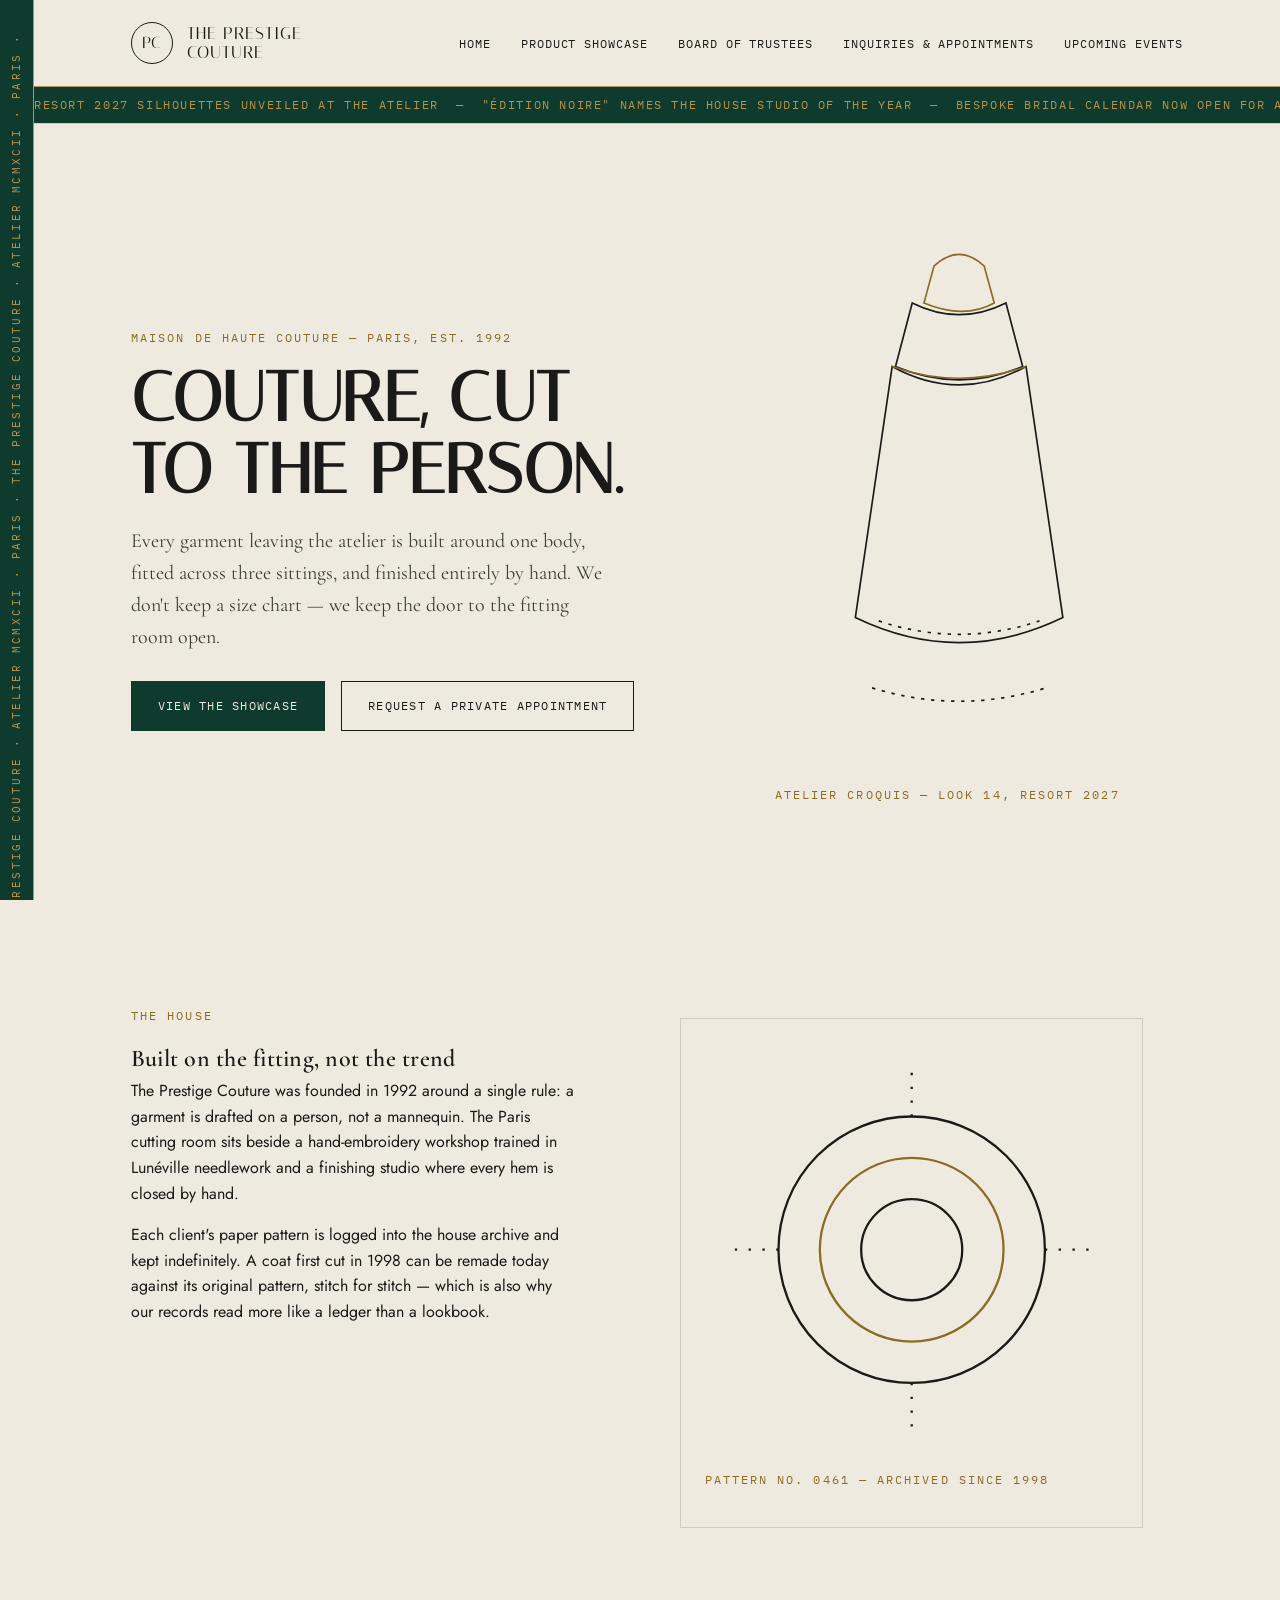
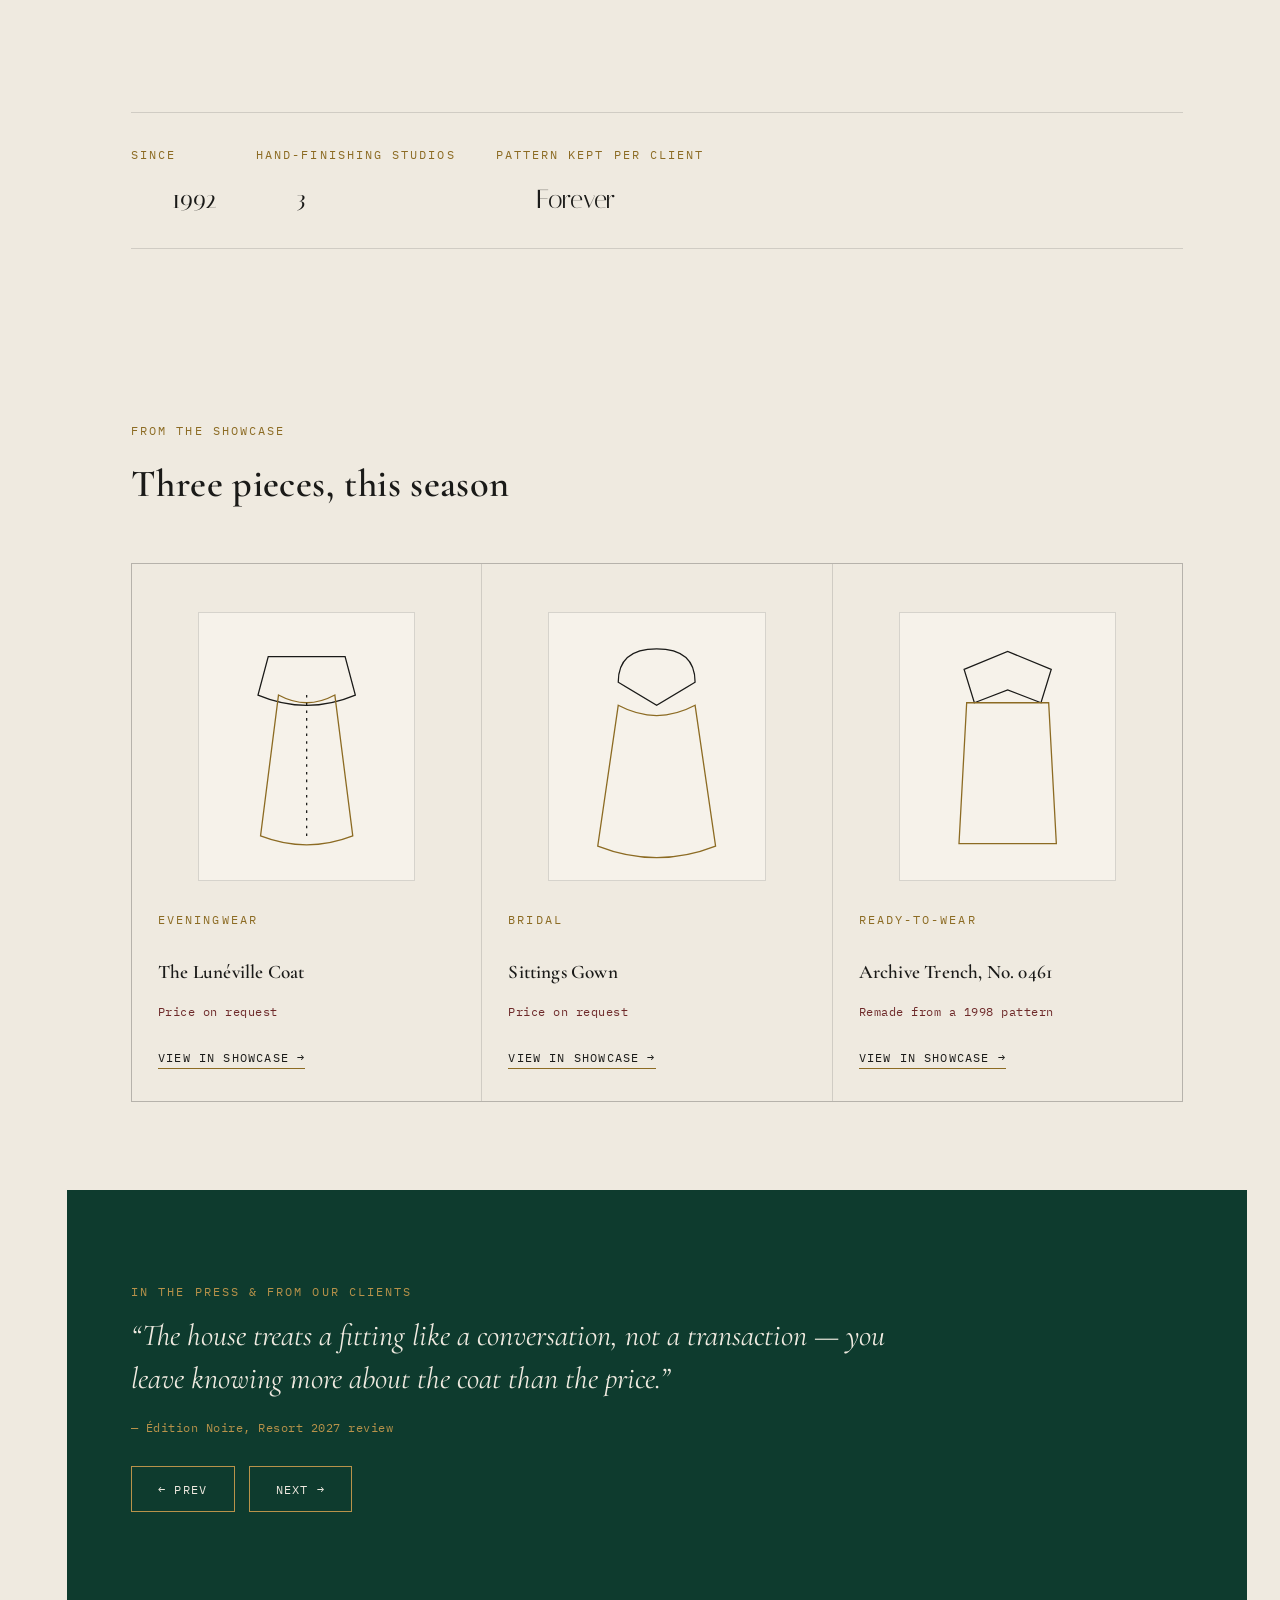
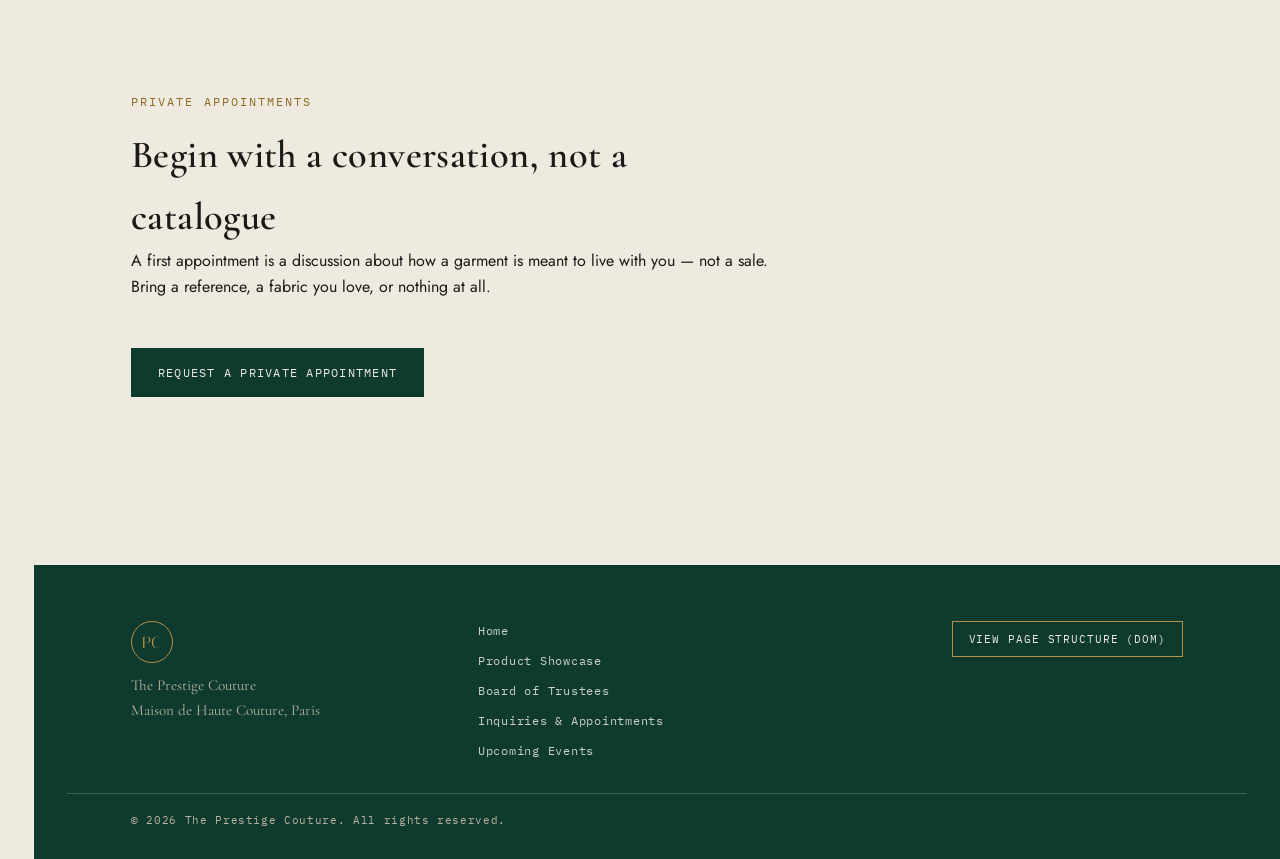
<file: Index.html>
<!doctype html>
<html lang="en">
<head>
<meta charset="UTF-8">
<meta name="viewport" content="width=device-width, initial-scale=1">
<title>The Prestige Couture — Maison de Haute Couture, Paris</title>
<meta name="description" content="The Prestige Couture is a Paris haute couture house founded in 1992. Explore the showcase, meet the Board of Trustees, and request a private appointment.">
<link rel="preconnect" href="https://fonts.googleapis.com">
<link rel="preconnect" href="https://fonts.gstatic.com" crossorigin>
<link href="https://fonts.googleapis.com/css2?family=Italiana&family=Cormorant+Garamond:ital,wght@0,400;0,600;1,500&family=Jost:wght@300;400;500;600&family=IBM+Plex+Mono:wght@400;500&display=swap" rel="stylesheet">
<link rel="stylesheet" href="css/styles.css">
</head>
<body>

<a class="skip-link" href="#main">Skip to content</a>
<div class="selvage" aria-hidden="true"><span>THE PRESTIGE COUTURE&nbsp;·&nbsp;ATELIER MCMXCII&nbsp;·&nbsp;PARIS&nbsp;·&nbsp;THE PRESTIGE COUTURE&nbsp;·&nbsp;ATELIER MCMXCII&nbsp;·&nbsp;PARIS&nbsp;·&nbsp;</span></div>

<header class="site-header">
  <div class="header-inner">
    <a href="index.html" class="brand">
      <span class="brand-mark">PC</span>
      <span class="brand-name">The Prestige<br>Couture</span>
    </a>
    <nav class="main-nav" aria-label="Primary">
      <button class="nav-toggle" id="navToggle" aria-expanded="false" aria-controls="navList">
        <span></span><span></span><span></span>
        <span class="sr-only">Menu</span>
      </button>
      <ul class="nav-list" id="navList">
        <li><a href="index.html">Home</a></li>
        <li><a href="showcase.html">Product Showcase</a></li>
        <li><a href="trustees.html">Board of Trustees</a></li>
        <li><a href="inquiries.html">Inquiries &amp; Appointments</a></li>
        <li><a href="events.html">Upcoming Events</a></li>
      </ul>
    </nav>
  </div>
  <div class="press-ticker" aria-label="House press wire">
    <div class="ticker-track" id="tickerTrack">
      <span>RESORT 2027 SILHOUETTES UNVEILED AT THE ATELIER&nbsp;&nbsp;—&nbsp;&nbsp;"ÉDITION NOIRE" NAMES THE HOUSE STUDIO OF THE YEAR&nbsp;&nbsp;—&nbsp;&nbsp;BESPOKE BRIDAL CALENDAR NOW OPEN FOR AUTUMN&nbsp;&nbsp;—&nbsp;&nbsp;THE LEDGER: SUSTAINABLE SILK PROGRAMME ENTERS YEAR THREE&nbsp;&nbsp;—&nbsp;&nbsp;PRIVATE VIEWINGS BY APPOINTMENT ONLY&nbsp;&nbsp;—&nbsp;&nbsp;</span>
    </div>
  </div>
</header>

<main id="main">

  <section class="hero">
    <div class="hero-inner">
      <div>
        <p class="eyebrow">Maison de Haute Couture — Paris, est. 1992</p>
        <h1>Couture, cut<br>to the person.</h1>
        <p class="lede">Every garment leaving the atelier is built around one body, fitted across three sittings, and finished entirely by hand. We don't keep a size chart — we keep the door to the fitting room open.</p>
        <div class="cta-row">
          <a class="btn btn-primary" href="showcase.html">View the Showcase</a>
          <a class="btn" href="inquiries.html">Request a Private Appointment</a>
        </div>
      </div>
      <figure class="hero-visual">
        <svg viewBox="0 0 220 320" role="img" aria-label="Line drawing of a fitted bodice gown with a full skirt">
          <path class="line-art gold" d="M95 18 q15 -14 30 0 l6 22 q-18 10 -42 0 z"/>
          <path class="line-art" d="M82 40 q28 14 56 0 l10 38 q-38 16 -76 0 z"/>
          <path class="line-art" d="M70 78 q40 22 80 0 l22 150 q-62 30 -124 0 z"/>
          <path class="line-art gold" d="M70 78 q40 14 80 0" />
          <path class="line-art" d="M62 230 q48 16 96 0" stroke-dasharray="2 4"/>
          <path class="line-art" d="M58 270 q52 16 104 0" stroke-dasharray="2 4"/>
        </svg>
        <figcaption class="eyebrow">Atelier croquis — Look 14, Resort 2027</figcaption>
      </figure>
    </div>
  </section>

  <section class="section philosophy reveal">
    <div>
      <p class="eyebrow">The House</p>
      <h2>Built on the fitting, not the trend</h2>
      <p>The Prestige Couture was founded in 1992 around a single rule: a garment is drafted on a person, not a mannequin. The Paris cutting room sits beside a hand-embroidery workshop trained in Lunéville needlework and a finishing studio where every hem is closed by hand.</p>
      <p>Each client's paper pattern is logged into the house archive and kept indefinitely. A coat first cut in 1998 can be remade today against its original pattern, stitch for stitch — which is also why our records read more like a ledger than a lookbook.</p>
    </div>
    <figure>
      <svg viewBox="0 0 180 180" role="img" aria-label="Line drawing of a coiled tailor's measuring tape">
        <circle class="line-art" cx="90" cy="90" r="58"/>
        <circle class="line-art gold" cx="90" cy="90" r="40"/>
        <circle class="line-art" cx="90" cy="90" r="22"/>
        <path class="line-art" d="M90 32 v-20 M90 148 v20 M32 90 h-20 M148 90 h20" stroke-dasharray="1 5"/>
      </svg>
      <figcaption class="eyebrow">Pattern No. 0461 — archived since 1998</figcaption>
    </figure>
  </section>

  <section class="section tight fact-strip reveal" aria-label="House facts">
    <dl style="display:flex; flex-wrap:wrap; gap:40px; border-top:1px solid var(--line); border-bottom:1px solid var(--line); padding:28px 0;">
      <div><dt class="eyebrow">Since</dt><dd style="font-family:var(--display); font-size:1.6rem;">1992</dd></div>
      <div><dt class="eyebrow">Hand-finishing studios</dt><dd style="font-family:var(--display); font-size:1.6rem;">3</dd></div>
      <div><dt class="eyebrow">Pattern kept per client</dt><dd style="font-family:var(--display); font-size:1.6rem;">Forever</dd></div>
    </dl>
  </section>

  <section class="section reveal">
    <div class="section-head">
      <p class="eyebrow">From the Showcase</p>
      <h2>Three pieces, this season</h2>
    </div>
    <div class="collection-grid">
      <article class="collection-card">
        <figure>
          <svg viewBox="0 0 140 180" aria-hidden="true">
            <path class="line-art" d="M40 20 h60 l8 30 q-38 16 -76 0 z"/>
            <path class="line-art gold" d="M48 50 q22 12 44 0 l14 110 q-36 14 -72 0 z"/>
            <path class="line-art" d="M70 50 v110" stroke-dasharray="2 4"/>
          </svg>
        </figure>
        <p class="eyebrow">Eveningwear</p>
        <h3>The Lunéville Coat</h3>
        <p class="price-tag">Price on request</p>
        <a href="showcase.html">View in Showcase →</a>
      </article>
      <article class="collection-card">
        <figure>
          <svg viewBox="0 0 140 180" aria-hidden="true">
            <path class="line-art" d="M70 14 q-30 0 -30 26 l30 18 30 -18 q0 -26 -30 -26 z"/>
            <path class="line-art gold" d="M40 58 q30 16 60 0 l16 110 q-46 18 -92 0 z"/>
          </svg>
        </figure>
        <p class="eyebrow">Bridal</p>
        <h3>Sittings Gown</h3>
        <p class="price-tag">Price on request</p>
        <a href="showcase.html">View in Showcase →</a>
      </article>
      <article class="collection-card">
        <figure>
          <svg viewBox="0 0 140 180" aria-hidden="true">
            <path class="line-art" d="M36 30 l34 -14 34 14 -8 26 -26 -10 -26 10 z"/>
            <path class="line-art gold" d="M38 56 h64 l6 110 h-76 z"/>
          </svg>
        </figure>
        <p class="eyebrow">Ready-to-Wear</p>
        <h3>Archive Trench, No. 0461</h3>
        <p class="price-tag">Remade from a 1998 pattern</p>
        <a href="showcase.html">View in Showcase →</a>
      </article>
    </div>
  </section>

  <section class="section on-dark" aria-label="Press and client notes">
    <div class="quote-carousel" id="quoteCarousel">
      <p class="eyebrow on-dark">In the press &amp; from our clients</p>
      <blockquote class="quote" id="quoteText">Loading…</blockquote>
      <p class="quote-source" id="quoteSource"></p>
      <div class="quote-controls">
        <button id="quotePrev" class="btn btn-on-dark" type="button" aria-label="Previous quote">← Prev</button>
        <button id="quoteNext" class="btn btn-on-dark" type="button" aria-label="Next quote">Next →</button>
      </div>
    </div>
  </section>

  <section class="section reveal" aria-label="Begin a private appointment">
    <div class="section-head">
      <p class="eyebrow">Private Appointments</p>
      <h2>Begin with a conversation, not a catalogue</h2>
      <p>A first appointment is a discussion about how a garment is meant to live with you — not a sale. Bring a reference, a fabric you love, or nothing at all.</p>
    </div>
    <a class="btn btn-primary" href="inquiries.html">Request a Private Appointment</a>
  </section>

</main>

<footer class="site-footer">
  <div class="footer-inner">
    <div class="footer-brand">
      <span class="brand-mark">PC</span>
      <p>The Prestige Couture<br>Maison de Haute Couture, Paris</p>
    </div>
    <nav class="footer-nav" aria-label="Footer">
      <a href="index.html">Home</a>
      <a href="showcase.html">Product Showcase</a>
      <a href="trustees.html">Board of Trustees</a>
      <a href="inquiries.html">Inquiries &amp; Appointments</a>
      <a href="events.html">Upcoming Events</a>
    </nav>
    <div class="footer-structure">
      <button class="dom-toggle" id="domToggle" type="button">View Page Structure (DOM)</button>
    </div>
  </div>
  <div class="footer-base">
    <p>&copy; <span id="year"></span> The Prestige Couture. All rights reserved.</p>
  </div>
</footer>

<div class="dom-panel" id="domPanel" hidden>
  <div class="dom-panel-inner">
    <div class="dom-panel-head">
      <h2>Document Object Model — page structure</h2>
      <button class="dom-close" id="domClose" type="button" aria-label="Close">&times;</button>
    </div>
    <p class="dom-panel-note">Generated live by walking <code>document.body</code> in JavaScript — it reflects this page's real DOM, not a static diagram.</p>
    <pre class="dom-tree" id="domTree"></pre>
  </div>
</div>

<script src="js/script.js"></script>
<script src="js/home.js"></script>
</body>
</html>
</file>
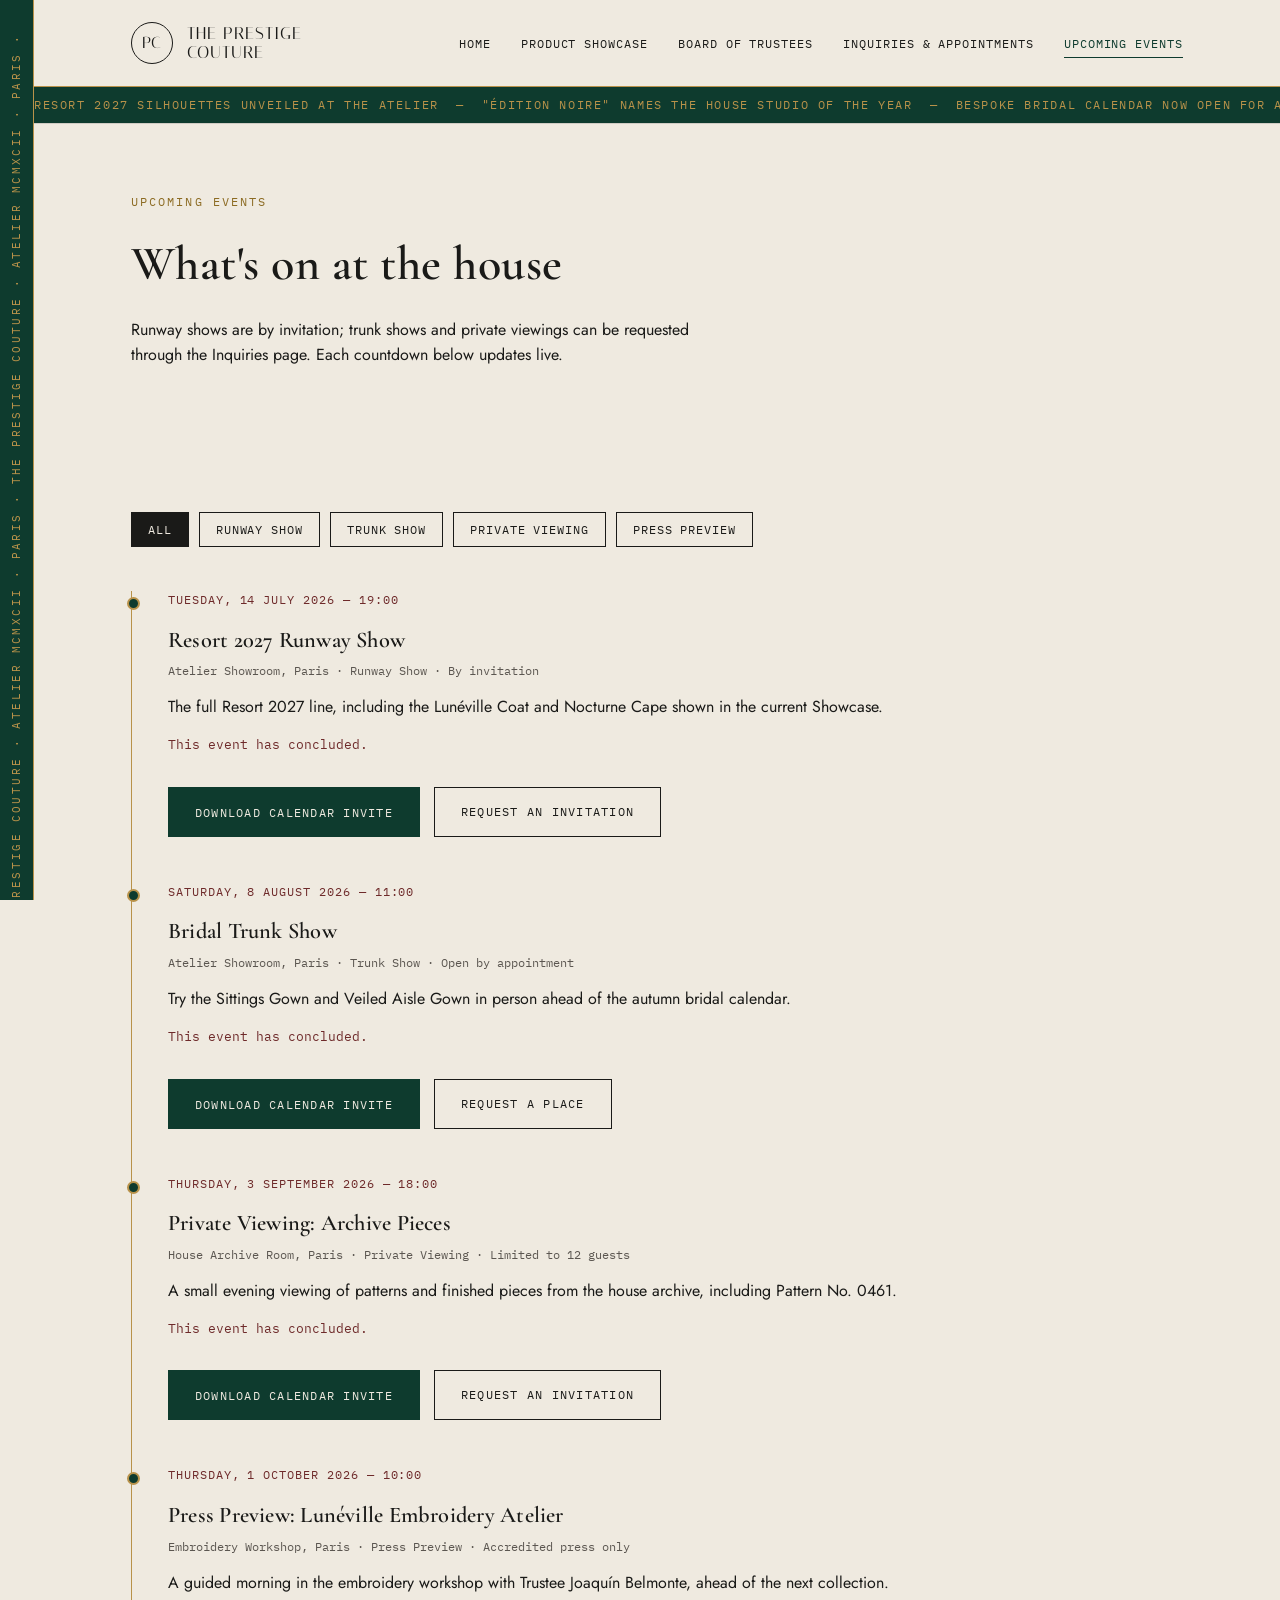
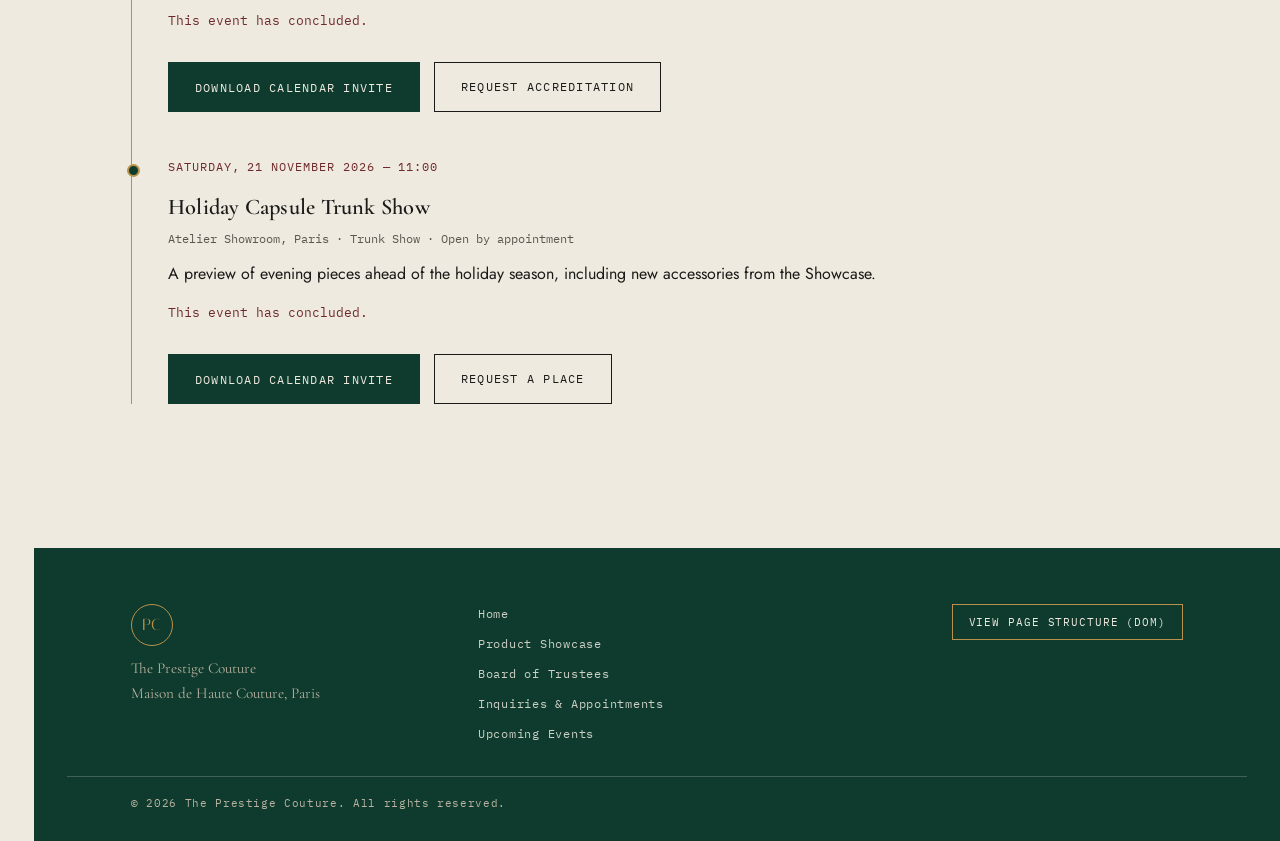
<file: events.html>
<!doctype html>
<html lang="en">
<head>
<meta charset="UTF-8">
<meta name="viewport" content="width=device-width, initial-scale=1">
<title>Upcoming Events — The Prestige Couture</title>
<meta name="description" content="Runway shows, trunk shows, private viewings and press previews from The Prestige Couture, with live countdowns and calendar downloads.">
<link rel="preconnect" href="https://fonts.googleapis.com">
<link rel="preconnect" href="https://fonts.gstatic.com" crossorigin>
<link href="https://fonts.googleapis.com/css2?family=Italiana&family=Cormorant+Garamond:ital,wght@0,400;0,600;1,500&family=Jost:wght@300;400;500;600&family=IBM+Plex+Mono:wght@400;500&display=swap" rel="stylesheet">
<link rel="stylesheet" href="css/styles.css">
</head>
<body>

<a class="skip-link" href="#main">Skip to content</a>
<div class="selvage" aria-hidden="true"><span>THE PRESTIGE COUTURE&nbsp;·&nbsp;ATELIER MCMXCII&nbsp;·&nbsp;PARIS&nbsp;·&nbsp;THE PRESTIGE COUTURE&nbsp;·&nbsp;ATELIER MCMXCII&nbsp;·&nbsp;PARIS&nbsp;·&nbsp;</span></div>

<header class="site-header">
  <div class="header-inner">
    <a href="index.html" class="brand">
      <span class="brand-mark">PC</span>
      <span class="brand-name">The Prestige<br>Couture</span>
    </a>
    <nav class="main-nav" aria-label="Primary">
      <button class="nav-toggle" id="navToggle" aria-expanded="false" aria-controls="navList">
        <span></span><span></span><span></span>
        <span class="sr-only">Menu</span>
      </button>
      <ul class="nav-list" id="navList">
        <li><a href="index.html">Home</a></li>
        <li><a href="showcase.html">Product Showcase</a></li>
        <li><a href="trustees.html">Board of Trustees</a></li>
        <li><a href="inquiries.html">Inquiries &amp; Appointments</a></li>
        <li><a href="events.html">Upcoming Events</a></li>
      </ul>
    </nav>
  </div>
  <div class="press-ticker" aria-label="House press wire">
    <div class="ticker-track" id="tickerTrack">
      <span>RESORT 2027 SILHOUETTES UNVEILED AT THE ATELIER&nbsp;&nbsp;—&nbsp;&nbsp;"ÉDITION NOIRE" NAMES THE HOUSE STUDIO OF THE YEAR&nbsp;&nbsp;—&nbsp;&nbsp;BESPOKE BRIDAL CALENDAR NOW OPEN FOR AUTUMN&nbsp;&nbsp;—&nbsp;&nbsp;THE LEDGER: SUSTAINABLE SILK PROGRAMME ENTERS YEAR THREE&nbsp;&nbsp;—&nbsp;&nbsp;PRIVATE VIEWINGS BY APPOINTMENT ONLY&nbsp;&nbsp;—&nbsp;&nbsp;</span>
    </div>
  </div>
</header>

<main id="main">
  <section class="section tight">
    <p class="eyebrow">Upcoming Events</p>
    <h1 style="font-size:clamp(2rem,4vw,3rem); max-width:680px;">What's on at the house</h1>
    <p style="max-width:600px; margin-top:14px;">Runway shows are by invitation; trunk shows and private viewings can be requested through the Inquiries page. Each countdown below updates live.</p>
  </section>

  <section class="section tight">
    <div class="event-filters" id="eventFilters" role="group" aria-label="Filter by event type">
      <button class="filter-btn active" data-type="all" type="button">All</button>
      <button class="filter-btn" data-type="runway" type="button">Runway Show</button>
      <button class="filter-btn" data-type="trunk" type="button">Trunk Show</button>
      <button class="filter-btn" data-type="private" type="button">Private Viewing</button>
      <button class="filter-btn" data-type="press" type="button">Press Preview</button>
    </div>

    <div class="timeline" id="timeline">

      <article class="event-card" data-type="runway" data-datetime="2026-07-14T19:00:00">
        <p class="event-date">Tuesday, 14 July 2026 — 19:00</p>
        <h3>Resort 2027 Runway Show</h3>
        <p class="event-meta">Atelier Showroom, Paris · Runway Show · By invitation</p>
        <p>The full Resort 2027 line, including the Lunéville Coat and Nocturne Cape shown in the current Showcase.</p>
        <div class="countdown" data-countdown>
          <div><span data-d>00</span><small>Days</small></div>
          <div><span data-h>00</span><small>Hours</small></div>
          <div><span data-m>00</span><small>Min</small></div>
          <div><span data-s>00</span><small>Sec</small></div>
        </div>
        <div class="event-actions">
          <button class="btn btn-primary ics-btn" type="button">Download Calendar Invite</button>
          <a class="btn" href="inquiries.html">Request an Invitation</a>
        </div>
      </article>

      <article class="event-card" data-type="trunk" data-datetime="2026-08-08T11:00:00">
        <p class="event-date">Saturday, 8 August 2026 — 11:00</p>
        <h3>Bridal Trunk Show</h3>
        <p class="event-meta">Atelier Showroom, Paris · Trunk Show · Open by appointment</p>
        <p>Try the Sittings Gown and Veiled Aisle Gown in person ahead of the autumn bridal calendar.</p>
        <div class="countdown" data-countdown>
          <div><span data-d>00</span><small>Days</small></div>
          <div><span data-h>00</span><small>Hours</small></div>
          <div><span data-m>00</span><small>Min</small></div>
          <div><span data-s>00</span><small>Sec</small></div>
        </div>
        <div class="event-actions">
          <button class="btn btn-primary ics-btn" type="button">Download Calendar Invite</button>
          <a class="btn" href="inquiries.html">Request a Place</a>
        </div>
      </article>

      <article class="event-card" data-type="private" data-datetime="2026-09-03T18:00:00">
        <p class="event-date">Thursday, 3 September 2026 — 18:00</p>
        <h3>Private Viewing: Archive Pieces</h3>
        <p class="event-meta">House Archive Room, Paris · Private Viewing · Limited to 12 guests</p>
        <p>A small evening viewing of patterns and finished pieces from the house archive, including Pattern No. 0461.</p>
        <div class="countdown" data-countdown>
          <div><span data-d>00</span><small>Days</small></div>
          <div><span data-h>00</span><small>Hours</small></div>
          <div><span data-m>00</span><small>Min</small></div>
          <div><span data-s>00</span><small>Sec</small></div>
        </div>
        <div class="event-actions">
          <button class="btn btn-primary ics-btn" type="button">Download Calendar Invite</button>
          <a class="btn" href="inquiries.html">Request an Invitation</a>
        </div>
      </article>

      <article class="event-card" data-type="press" data-datetime="2026-10-01T10:00:00">
        <p class="event-date">Thursday, 1 October 2026 — 10:00</p>
        <h3>Press Preview: Lunéville Embroidery Atelier</h3>
        <p class="event-meta">Embroidery Workshop, Paris · Press Preview · Accredited press only</p>
        <p>A guided morning in the embroidery workshop with Trustee Joaquín Belmonte, ahead of the next collection.</p>
        <div class="countdown" data-countdown>
          <div><span data-d>00</span><small>Days</small></div>
          <div><span data-h>00</span><small>Hours</small></div>
          <div><span data-m>00</span><small>Min</small></div>
          <div><span data-s>00</span><small>Sec</small></div>
        </div>
        <div class="event-actions">
          <button class="btn btn-primary ics-btn" type="button">Download Calendar Invite</button>
          <a class="btn" href="inquiries.html">Request Accreditation</a>
        </div>
      </article>

      <article class="event-card" data-type="trunk" data-datetime="2026-11-21T11:00:00">
        <p class="event-date">Saturday, 21 November 2026 — 11:00</p>
        <h3>Holiday Capsule Trunk Show</h3>
        <p class="event-meta">Atelier Showroom, Paris · Trunk Show · Open by appointment</p>
        <p>A preview of evening pieces ahead of the holiday season, including new accessories from the Showcase.</p>
        <div class="countdown" data-countdown>
          <div><span data-d>00</span><small>Days</small></div>
          <div><span data-h>00</span><small>Hours</small></div>
          <div><span data-m>00</span><small>Min</small></div>
          <div><span data-s>00</span><small>Sec</small></div>
        </div>
        <div class="event-actions">
          <button class="btn btn-primary ics-btn" type="button">Download Calendar Invite</button>
          <a class="btn" href="inquiries.html">Request a Place</a>
        </div>
      </article>

    </div>
    <p id="emptyEvents" hidden style="font-family:var(--mono); font-size:0.85rem; margin-top:30px;">No events in this category at the moment — try another filter.</p>
  </section>
</main>

<footer class="site-footer">
  <div class="footer-inner">
    <div class="footer-brand">
      <span class="brand-mark">PC</span>
      <p>The Prestige Couture<br>Maison de Haute Couture, Paris</p>
    </div>
    <nav class="footer-nav" aria-label="Footer">
      <a href="index.html">Home</a>
      <a href="showcase.html">Product Showcase</a>
      <a href="trustees.html">Board of Trustees</a>
      <a href="inquiries.html">Inquiries &amp; Appointments</a>
      <a href="events.html">Upcoming Events</a>
    </nav>
    <div class="footer-structure">
      <button class="dom-toggle" id="domToggle" type="button">View Page Structure (DOM)</button>
    </div>
  </div>
  <div class="footer-base">
    <p>&copy; <span id="year"></span> The Prestige Couture. All rights reserved.</p>
  </div>
</footer>

<div class="dom-panel" id="domPanel" hidden>
  <div class="dom-panel-inner">
    <div class="dom-panel-head">
      <h2>Document Object Model — page structure</h2>
      <button class="dom-close" id="domClose" type="button" aria-label="Close">&times;</button>
    </div>
    <p class="dom-panel-note">Generated live by walking <code>document.body</code> in JavaScript — it reflects this page's real DOM, not a static diagram.</p>
    <pre class="dom-tree" id="domTree"></pre>
  </div>
</div>

<script src="js/script.js"></script>
<script src="js/events.js"></script>
</body>
</html>
</file>
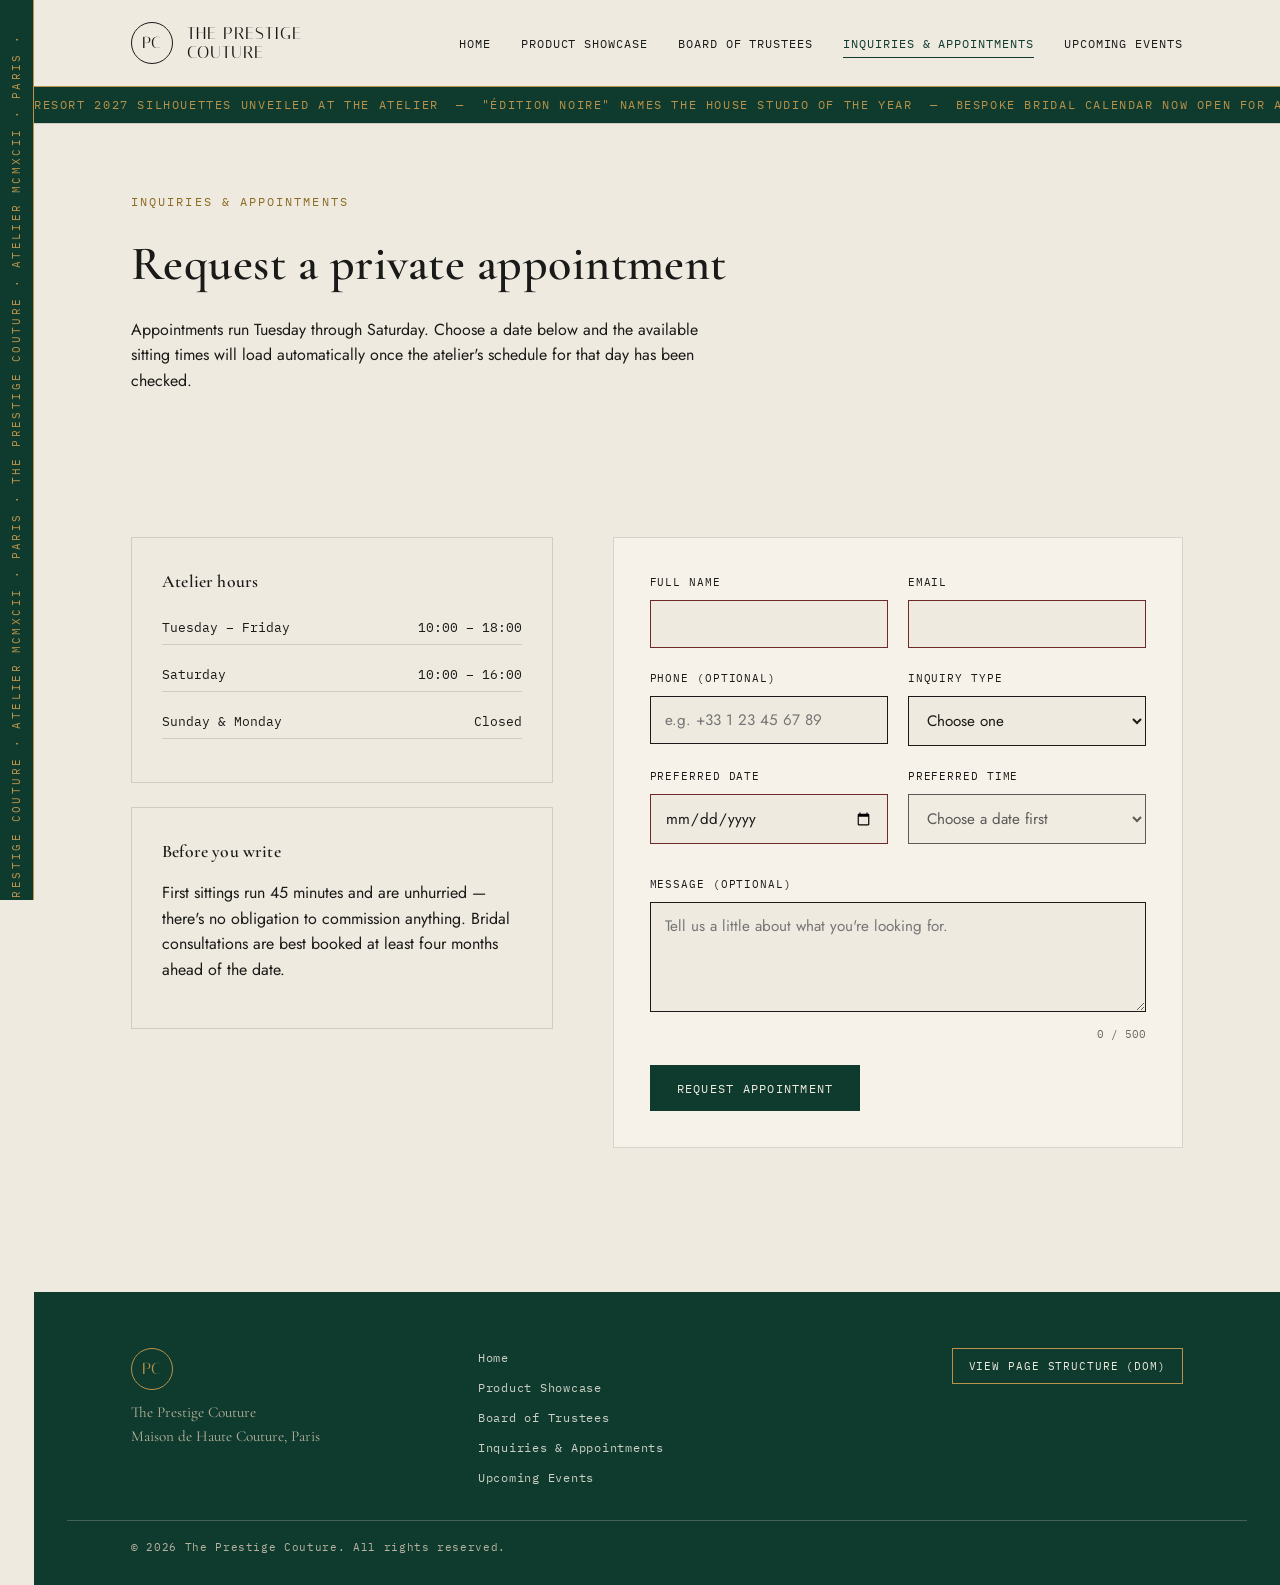
<file: inquiries.html>
<!doctype html>
<html lang="en">
<head>
<meta charset="UTF-8">
<meta name="viewport" content="width=device-width, initial-scale=1">
<title>Inquiries &amp; Appointments — The Prestige Couture</title>
<meta name="description" content="Request a private appointment at The Prestige Couture atelier in Paris, or send a general or press inquiry.">
<link rel="preconnect" href="https://fonts.googleapis.com">
<link rel="preconnect" href="https://fonts.gstatic.com" crossorigin>
<link href="https://fonts.googleapis.com/css2?family=Italiana&family=Cormorant+Garamond:ital,wght@0,400;0,600;1,500&family=Jost:wght@300;400;500;600&family=IBM+Plex+Mono:wght@400;500&display=swap" rel="stylesheet">
<link rel="stylesheet" href="css/styles.css">
</head>
<body>

<a class="skip-link" href="#main">Skip to content</a>
<div class="selvage" aria-hidden="true"><span>THE PRESTIGE COUTURE&nbsp;·&nbsp;ATELIER MCMXCII&nbsp;·&nbsp;PARIS&nbsp;·&nbsp;THE PRESTIGE COUTURE&nbsp;·&nbsp;ATELIER MCMXCII&nbsp;·&nbsp;PARIS&nbsp;·&nbsp;</span></div>

<header class="site-header">
  <div class="header-inner">
    <a href="index.html" class="brand">
      <span class="brand-mark">PC</span>
      <span class="brand-name">The Prestige<br>Couture</span>
    </a>
    <nav class="main-nav" aria-label="Primary">
      <button class="nav-toggle" id="navToggle" aria-expanded="false" aria-controls="navList">
        <span></span><span></span><span></span>
        <span class="sr-only">Menu</span>
      </button>
      <ul class="nav-list" id="navList">
        <li><a href="index.html">Home</a></li>
        <li><a href="showcase.html">Product Showcase</a></li>
        <li><a href="trustees.html">Board of Trustees</a></li>
        <li><a href="inquiries.html">Inquiries &amp; Appointments</a></li>
        <li><a href="events.html">Upcoming Events</a></li>
      </ul>
    </nav>
  </div>
  <div class="press-ticker" aria-label="House press wire">
    <div class="ticker-track" id="tickerTrack">
      <span>RESORT 2027 SILHOUETTES UNVEILED AT THE ATELIER&nbsp;&nbsp;—&nbsp;&nbsp;"ÉDITION NOIRE" NAMES THE HOUSE STUDIO OF THE YEAR&nbsp;&nbsp;—&nbsp;&nbsp;BESPOKE BRIDAL CALENDAR NOW OPEN FOR AUTUMN&nbsp;&nbsp;—&nbsp;&nbsp;THE LEDGER: SUSTAINABLE SILK PROGRAMME ENTERS YEAR THREE&nbsp;&nbsp;—&nbsp;&nbsp;PRIVATE VIEWINGS BY APPOINTMENT ONLY&nbsp;&nbsp;—&nbsp;&nbsp;</span>
    </div>
  </div>
</header>

<main id="main">
  <section class="section tight">
    <p class="eyebrow">Inquiries &amp; Appointments</p>
    <h1 style="font-size:clamp(2rem,4vw,3rem); max-width:680px;">Request a private appointment</h1>
    <p style="max-width:600px; margin-top:14px;">Appointments run Tuesday through Saturday. Choose a date below and the available sitting times will load automatically once the atelier's schedule for that day has been checked.</p>
  </section>

  <section class="section tight inquiry-layout">
    <div>
      <div class="info-card">
        <h3>Atelier hours</h3>
        <p class="hours"><span>Tuesday – Friday</span><span>10:00 – 18:00</span></p>
        <p class="hours"><span>Saturday</span><span>10:00 – 16:00</span></p>
        <p class="hours"><span>Sunday &amp; Monday</span><span>Closed</span></p>
      </div>
      <div class="info-card" style="margin-top:24px;">
        <h3>Before you write</h3>
        <p>First sittings run 45 minutes and are unhurried — there's no obligation to commission anything. Bridal consultations are best booked at least four months ahead of the date.</p>
      </div>
    </div>

    <form class="form-card" id="appointmentForm" novalidate>
      <div class="form-row">
        <div class="field">
          <label for="fullName">Full name</label>
          <input type="text" id="fullName" name="fullName" required autocomplete="name">
          <span class="error-text" id="err-fullName"></span>
        </div>
        <div class="field">
          <label for="email">Email</label>
          <input type="email" id="email" name="email" required autocomplete="email">
          <span class="error-text" id="err-email"></span>
        </div>
      </div>

      <div class="form-row">
        <div class="field">
          <label for="phone">Phone (optional)</label>
          <input type="tel" id="phone" name="phone" placeholder="e.g. +33 1 23 45 67 89" autocomplete="tel">
          <span class="error-text" id="err-phone"></span>
        </div>
        <div class="field">
          <label for="inquiryType">Inquiry type</label>
          <select id="inquiryType" name="inquiryType" required>
            <option value="" disabled selected>Choose one</option>
            <option value="Private Fitting Consultation">Private Fitting Consultation</option>
            <option value="Bridal Consultation">Bridal Consultation</option>
            <option value="Press Inquiry">Press Inquiry</option>
            <option value="General Inquiry">General Inquiry</option>
          </select>
          <span class="error-text" id="err-inquiryType"></span>
        </div>
      </div>

      <div class="form-row">
        <div class="field">
          <label for="prefDate">Preferred date</label>
          <input type="date" id="prefDate" name="prefDate" required>
          <span class="error-text" id="err-prefDate"></span>
        </div>
        <div class="field">
          <label for="prefTime">Preferred time</label>
          <select id="prefTime" name="prefTime" required disabled>
            <option value="" selected>Choose a date first</option>
          </select>
          <span class="error-text" id="err-prefTime"></span>
        </div>
      </div>
      <p class="availability-note" id="availabilityNote"></p>

      <div class="field">
        <label for="message">Message (optional)</label>
        <textarea id="message" name="message" maxlength="500" placeholder="Tell us a little about what you're looking for."></textarea>
        <div class="field-meta"><span></span><span id="charCount">0 / 500</span></div>
      </div>

      <button class="btn btn-primary" type="submit">Request Appointment</button>

      <div class="confirmation-panel" id="confirmationPanel" hidden>
        <h3>Request received</h3>
        <p>This is a front-end demonstration — no message has actually been sent. Here is what would be submitted:</p>
        <dl>
          <dt>Name</dt><dd id="confName"></dd>
          <dt>Email</dt><dd id="confEmail"></dd>
          <dt>Type</dt><dd id="confType"></dd>
          <dt>Date</dt><dd id="confDate"></dd>
          <dt>Time</dt><dd id="confTime"></dd>
        </dl>
      </div>
    </form>
  </section>
</main>

<footer class="site-footer">
  <div class="footer-inner">
    <div class="footer-brand">
      <span class="brand-mark">PC</span>
      <p>The Prestige Couture<br>Maison de Haute Couture, Paris</p>
    </div>
    <nav class="footer-nav" aria-label="Footer">
      <a href="index.html">Home</a>
      <a href="showcase.html">Product Showcase</a>
      <a href="trustees.html">Board of Trustees</a>
      <a href="inquiries.html">Inquiries &amp; Appointments</a>
      <a href="events.html">Upcoming Events</a>
    </nav>
    <div class="footer-structure">
      <button class="dom-toggle" id="domToggle" type="button">View Page Structure (DOM)</button>
    </div>
  </div>
  <div class="footer-base">
    <p>&copy; <span id="year"></span> The Prestige Couture. All rights reserved.</p>
  </div>
</footer>

<div class="dom-panel" id="domPanel" hidden>
  <div class="dom-panel-inner">
    <div class="dom-panel-head">
      <h2>Document Object Model — page structure</h2>
      <button class="dom-close" id="domClose" type="button" aria-label="Close">&times;</button>
    </div>
    <p class="dom-panel-note">Generated live by walking <code>document.body</code> in JavaScript — it reflects this page's real DOM, not a static diagram.</p>
    <pre class="dom-tree" id="domTree"></pre>
  </div>
</div>

<script src="js/script.js"></script>
<script src="js/inquiries.js"></script>
</body>
</html>
</file>
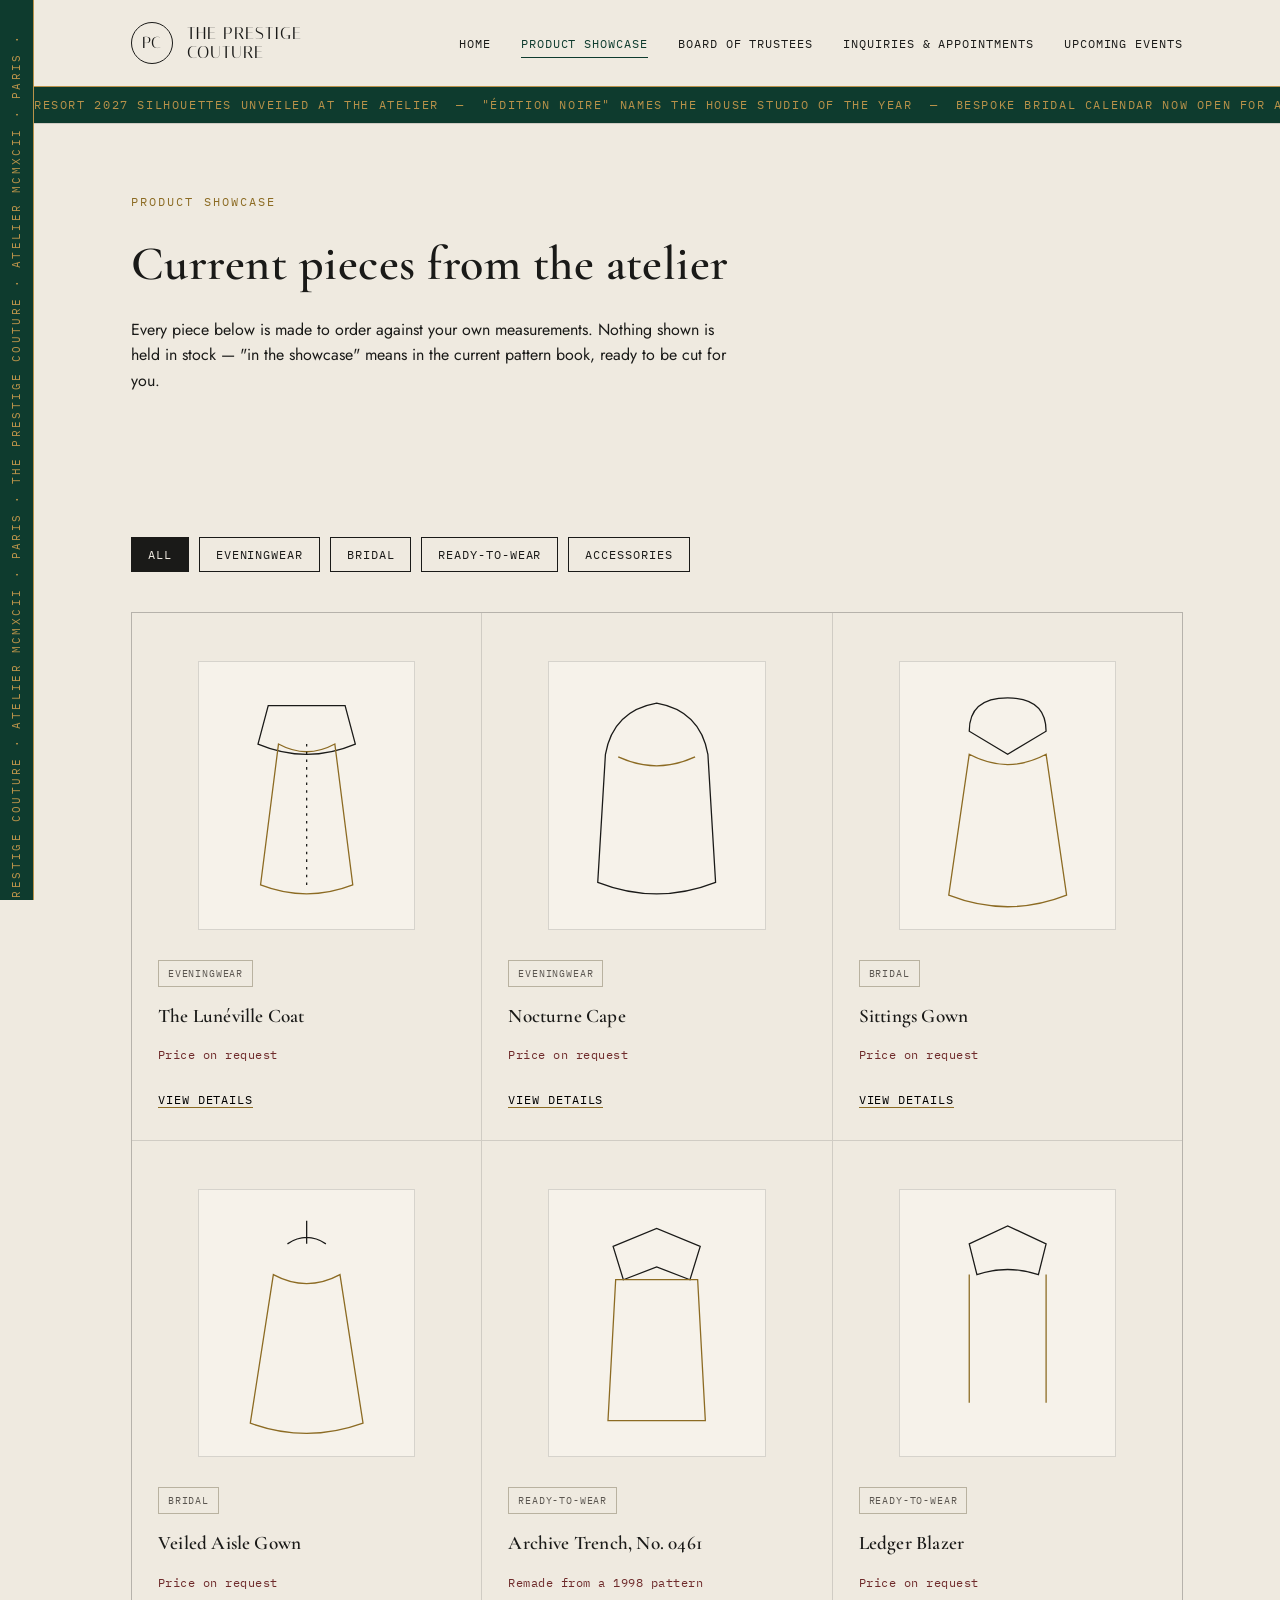
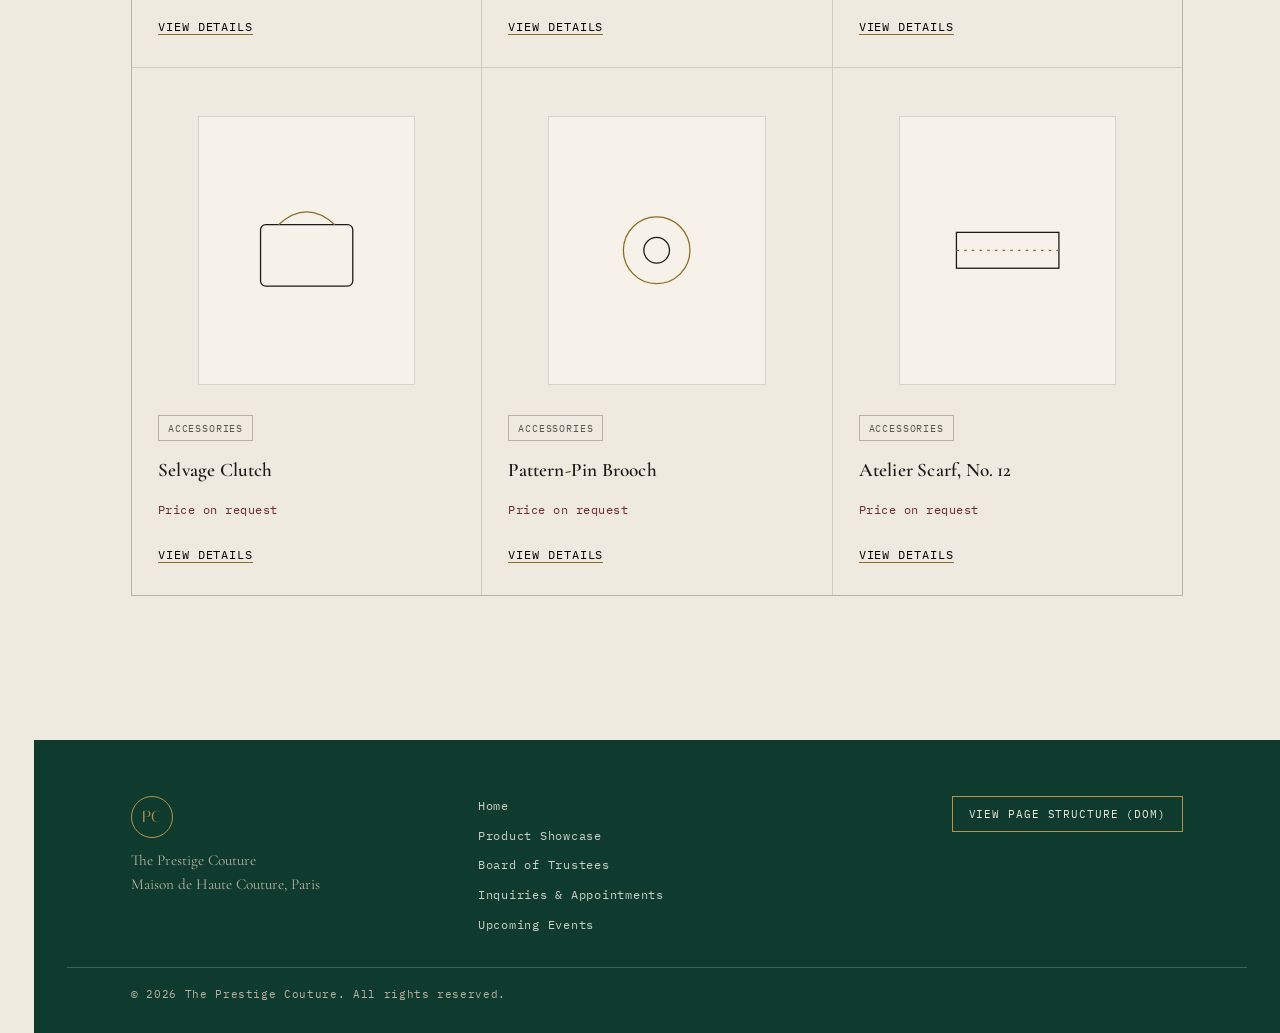
<file: showcase.html>
<!doctype html>
<html lang="en">
<head>
<meta charset="UTF-8">
<meta name="viewport" content="width=device-width, initial-scale=1">
<title>Product Showcase — The Prestige Couture</title>
<meta name="description" content="Browse current pieces from The Prestige Couture across Eveningwear, Bridal, Ready-to-Wear and Accessories.">
<link rel="preconnect" href="https://fonts.googleapis.com">
<link rel="preconnect" href="https://fonts.gstatic.com" crossorigin>
<link href="https://fonts.googleapis.com/css2?family=Italiana&family=Cormorant+Garamond:ital,wght@0,400;0,600;1,500&family=Jost:wght@300;400;500;600&family=IBM+Plex+Mono:wght@400;500&display=swap" rel="stylesheet">
<link rel="stylesheet" href="css/styles.css">
</head>
<body>

<a class="skip-link" href="#main">Skip to content</a>
<div class="selvage" aria-hidden="true"><span>THE PRESTIGE COUTURE&nbsp;·&nbsp;ATELIER MCMXCII&nbsp;·&nbsp;PARIS&nbsp;·&nbsp;THE PRESTIGE COUTURE&nbsp;·&nbsp;ATELIER MCMXCII&nbsp;·&nbsp;PARIS&nbsp;·&nbsp;</span></div>

<header class="site-header">
  <div class="header-inner">
    <a href="index.html" class="brand">
      <span class="brand-mark">PC</span>
      <span class="brand-name">The Prestige<br>Couture</span>
    </a>
    <nav class="main-nav" aria-label="Primary">
      <button class="nav-toggle" id="navToggle" aria-expanded="false" aria-controls="navList">
        <span></span><span></span><span></span>
        <span class="sr-only">Menu</span>
      </button>
      <ul class="nav-list" id="navList">
        <li><a href="index.html">Home</a></li>
        <li><a href="showcase.html">Product Showcase</a></li>
        <li><a href="trustees.html">Board of Trustees</a></li>
        <li><a href="inquiries.html">Inquiries &amp; Appointments</a></li>
        <li><a href="events.html">Upcoming Events</a></li>
      </ul>
    </nav>
  </div>
  <div class="press-ticker" aria-label="House press wire">
    <div class="ticker-track" id="tickerTrack">
      <span>RESORT 2027 SILHOUETTES UNVEILED AT THE ATELIER&nbsp;&nbsp;—&nbsp;&nbsp;"ÉDITION NOIRE" NAMES THE HOUSE STUDIO OF THE YEAR&nbsp;&nbsp;—&nbsp;&nbsp;BESPOKE BRIDAL CALENDAR NOW OPEN FOR AUTUMN&nbsp;&nbsp;—&nbsp;&nbsp;THE LEDGER: SUSTAINABLE SILK PROGRAMME ENTERS YEAR THREE&nbsp;&nbsp;—&nbsp;&nbsp;PRIVATE VIEWINGS BY APPOINTMENT ONLY&nbsp;&nbsp;—&nbsp;&nbsp;</span>
    </div>
  </div>
</header>

<main id="main">
  <section class="section tight">
    <p class="eyebrow">Product Showcase</p>
    <h1 style="font-size:clamp(2rem,4vw,3rem); max-width:680px;">Current pieces from the atelier</h1>
    <p style="max-width:600px; margin-top:14px;">Every piece below is made to order against your own measurements. Nothing shown is held in stock — "in the showcase" means in the current pattern book, ready to be cut for you.</p>
  </section>

  <section class="section tight">
    <div class="filter-row" id="filterRow" role="group" aria-label="Filter by category">
      <button class="filter-btn active" data-filter="all" type="button">All</button>
      <button class="filter-btn" data-filter="eveningwear" type="button">Eveningwear</button>
      <button class="filter-btn" data-filter="bridal" type="button">Bridal</button>
      <button class="filter-btn" data-filter="rtw" type="button">Ready-to-Wear</button>
      <button class="filter-btn" data-filter="accessories" type="button">Accessories</button>
    </div>

    <div class="garment-grid" id="garmentGrid">

      <article class="garment-card" data-category="eveningwear" data-id="luneville-coat">
        <figure><svg viewBox="0 0 140 180" aria-hidden="true"><path class="line-art" d="M40 20 h60 l8 30 q-38 16 -76 0 z"/><path class="line-art gold" d="M48 50 q22 12 44 0 l14 110 q-36 14 -72 0 z"/><path class="line-art" d="M70 50 v110" stroke-dasharray="2 4"/></svg></figure>
        <div class="tag-row"><span class="tag">Eveningwear</span></div>
        <h3>The Lunéville Coat</h3>
        <p class="price-tag">Price on request</p>
        <button class="view-btn" type="button" data-id="luneville-coat">View Details</button>
      </article>

      <article class="garment-card" data-category="eveningwear" data-id="nocturne-cape">
        <figure><svg viewBox="0 0 140 180" aria-hidden="true"><path class="line-art" d="M70 18 q-34 6 -40 40 l-6 100 q46 18 92 0 l-6 -100 q-6 -34 -40 -40 z"/><path class="line-art gold" d="M40 60 q30 14 60 0"/></svg></figure>
        <div class="tag-row"><span class="tag">Eveningwear</span></div>
        <h3>Nocturne Cape</h3>
        <p class="price-tag">Price on request</p>
        <button class="view-btn" type="button" data-id="nocturne-cape">View Details</button>
      </article>

      <article class="garment-card" data-category="bridal" data-id="sittings-gown">
        <figure><svg viewBox="0 0 140 180" aria-hidden="true"><path class="line-art" d="M70 14 q-30 0 -30 26 l30 18 30 -18 q0 -26 -30 -26 z"/><path class="line-art gold" d="M40 58 q30 16 60 0 l16 110 q-46 18 -92 0 z"/></svg></figure>
        <div class="tag-row"><span class="tag">Bridal</span></div>
        <h3>Sittings Gown</h3>
        <p class="price-tag">Price on request</p>
        <button class="view-btn" type="button" data-id="sittings-gown">View Details</button>
      </article>

      <article class="garment-card" data-category="bridal" data-id="veiled-aisle-gown">
        <figure><svg viewBox="0 0 140 180" aria-hidden="true"><path class="line-art" d="M70 10 v18 M55 28 q15 -10 30 0" /><path class="line-art gold" d="M44 52 q26 14 52 0 l18 116 q-44 16 -88 0 z"/></svg></figure>
        <div class="tag-row"><span class="tag">Bridal</span></div>
        <h3>Veiled Aisle Gown</h3>
        <p class="price-tag">Price on request</p>
        <button class="view-btn" type="button" data-id="veiled-aisle-gown">View Details</button>
      </article>

      <article class="garment-card" data-category="rtw" data-id="archive-trench">
        <figure><svg viewBox="0 0 140 180" aria-hidden="true"><path class="line-art" d="M36 30 l34 -14 34 14 -8 26 -26 -10 -26 10 z"/><path class="line-art gold" d="M38 56 h64 l6 110 h-76 z"/></svg></figure>
        <div class="tag-row"><span class="tag">Ready-to-Wear</span></div>
        <h3>Archive Trench, No. 0461</h3>
        <p class="price-tag">Remade from a 1998 pattern</p>
        <button class="view-btn" type="button" data-id="archive-trench">View Details</button>
      </article>

      <article class="garment-card" data-category="rtw" data-id="ledger-blazer">
        <figure><svg viewBox="0 0 140 180" aria-hidden="true"><path class="line-art" d="M40 28 l30 -14 30 14 -6 24 q-24 -8 -48 0 z"/><path class="line-art gold" d="M40 52 v100 M100 52 v100"/></svg></figure>
        <div class="tag-row"><span class="tag">Ready-to-Wear</span></div>
        <h3>Ledger Blazer</h3>
        <p class="price-tag">Price on request</p>
        <button class="view-btn" type="button" data-id="ledger-blazer">View Details</button>
      </article>

      <article class="garment-card" data-category="accessories" data-id="selvage-clutch">
        <figure><svg viewBox="0 0 140 180" aria-hidden="true"><rect class="line-art" x="34" y="70" width="72" height="48" rx="4"/><path class="line-art gold" d="M48 70 q22 -20 44 0"/></svg></figure>
        <div class="tag-row"><span class="tag">Accessories</span></div>
        <h3>Selvage Clutch</h3>
        <p class="price-tag">Price on request</p>
        <button class="view-btn" type="button" data-id="selvage-clutch">View Details</button>
      </article>

      <article class="garment-card" data-category="accessories" data-id="pattern-pin-brooch">
        <figure><svg viewBox="0 0 140 180" aria-hidden="true"><circle class="line-art gold" cx="70" cy="90" r="26"/><circle class="line-art" cx="70" cy="90" r="10"/></svg></figure>
        <div class="tag-row"><span class="tag">Accessories</span></div>
        <h3>Pattern-Pin Brooch</h3>
        <p class="price-tag">Price on request</p>
        <button class="view-btn" type="button" data-id="pattern-pin-brooch">View Details</button>
      </article>

      <article class="garment-card" data-category="accessories" data-id="atelier-scarf">
        <figure><svg viewBox="0 0 140 180" aria-hidden="true"><rect class="line-art" x="30" y="76" width="80" height="28"/><path class="line-art gold" d="M30 90 h80" stroke-dasharray="2 4"/></svg></figure>
        <div class="tag-row"><span class="tag">Accessories</span></div>
        <h3>Atelier Scarf, No. 12</h3>
        <p class="price-tag">Price on request</p>
        <button class="view-btn" type="button" data-id="atelier-scarf">View Details</button>
      </article>

    </div>
    <p id="emptyState" hidden style="font-family:var(--mono); font-size:0.85rem; margin-top:30px;">No pieces in this category yet — check back, or browse another filter.</p>
  </section>
</main>

<div class="modal-overlay" id="modalOverlay" hidden>
  <div class="modal" role="dialog" aria-modal="true" aria-labelledby="modalTitle">
    <button class="modal-close" id="modalClose" type="button" aria-label="Close details">&times;</button>
    <p class="eyebrow" id="modalCategory"></p>
    <h3 id="modalTitle"></h3>
    <dl>
      <dt>Fabric</dt><dd id="modalFabric"></dd>
      <dt>Silhouette</dt><dd id="modalSilhouette"></dd>
      <dt>Lead time</dt><dd id="modalLeadTime"></dd>
      <dt>Notes</dt><dd id="modalNotes"></dd>
    </dl>
    <a class="btn btn-primary" style="margin-top:24px;" href="inquiries.html">Request an Appointment</a>
  </div>
</div>

<footer class="site-footer">
  <div class="footer-inner">
    <div class="footer-brand">
      <span class="brand-mark">PC</span>
      <p>The Prestige Couture<br>Maison de Haute Couture, Paris</p>
    </div>
    <nav class="footer-nav" aria-label="Footer">
      <a href="index.html">Home</a>
      <a href="showcase.html">Product Showcase</a>
      <a href="trustees.html">Board of Trustees</a>
      <a href="inquiries.html">Inquiries &amp; Appointments</a>
      <a href="events.html">Upcoming Events</a>
    </nav>
    <div class="footer-structure">
      <button class="dom-toggle" id="domToggle" type="button">View Page Structure (DOM)</button>
    </div>
  </div>
  <div class="footer-base">
    <p>&copy; <span id="year"></span> The Prestige Couture. All rights reserved.</p>
  </div>
</footer>

<div class="dom-panel" id="domPanel" hidden>
  <div class="dom-panel-inner">
    <div class="dom-panel-head">
      <h2>Document Object Model — page structure</h2>
      <button class="dom-close" id="domClose" type="button" aria-label="Close">&times;</button>
    </div>
    <p class="dom-panel-note">Generated live by walking <code>document.body</code> in JavaScript — it reflects this page's real DOM, not a static diagram.</p>
    <pre class="dom-tree" id="domTree"></pre>
  </div>
</div>

<script src="js/script.js"></script>
<script src="js/showcase.js"></script>
</body>
</html>
</file>
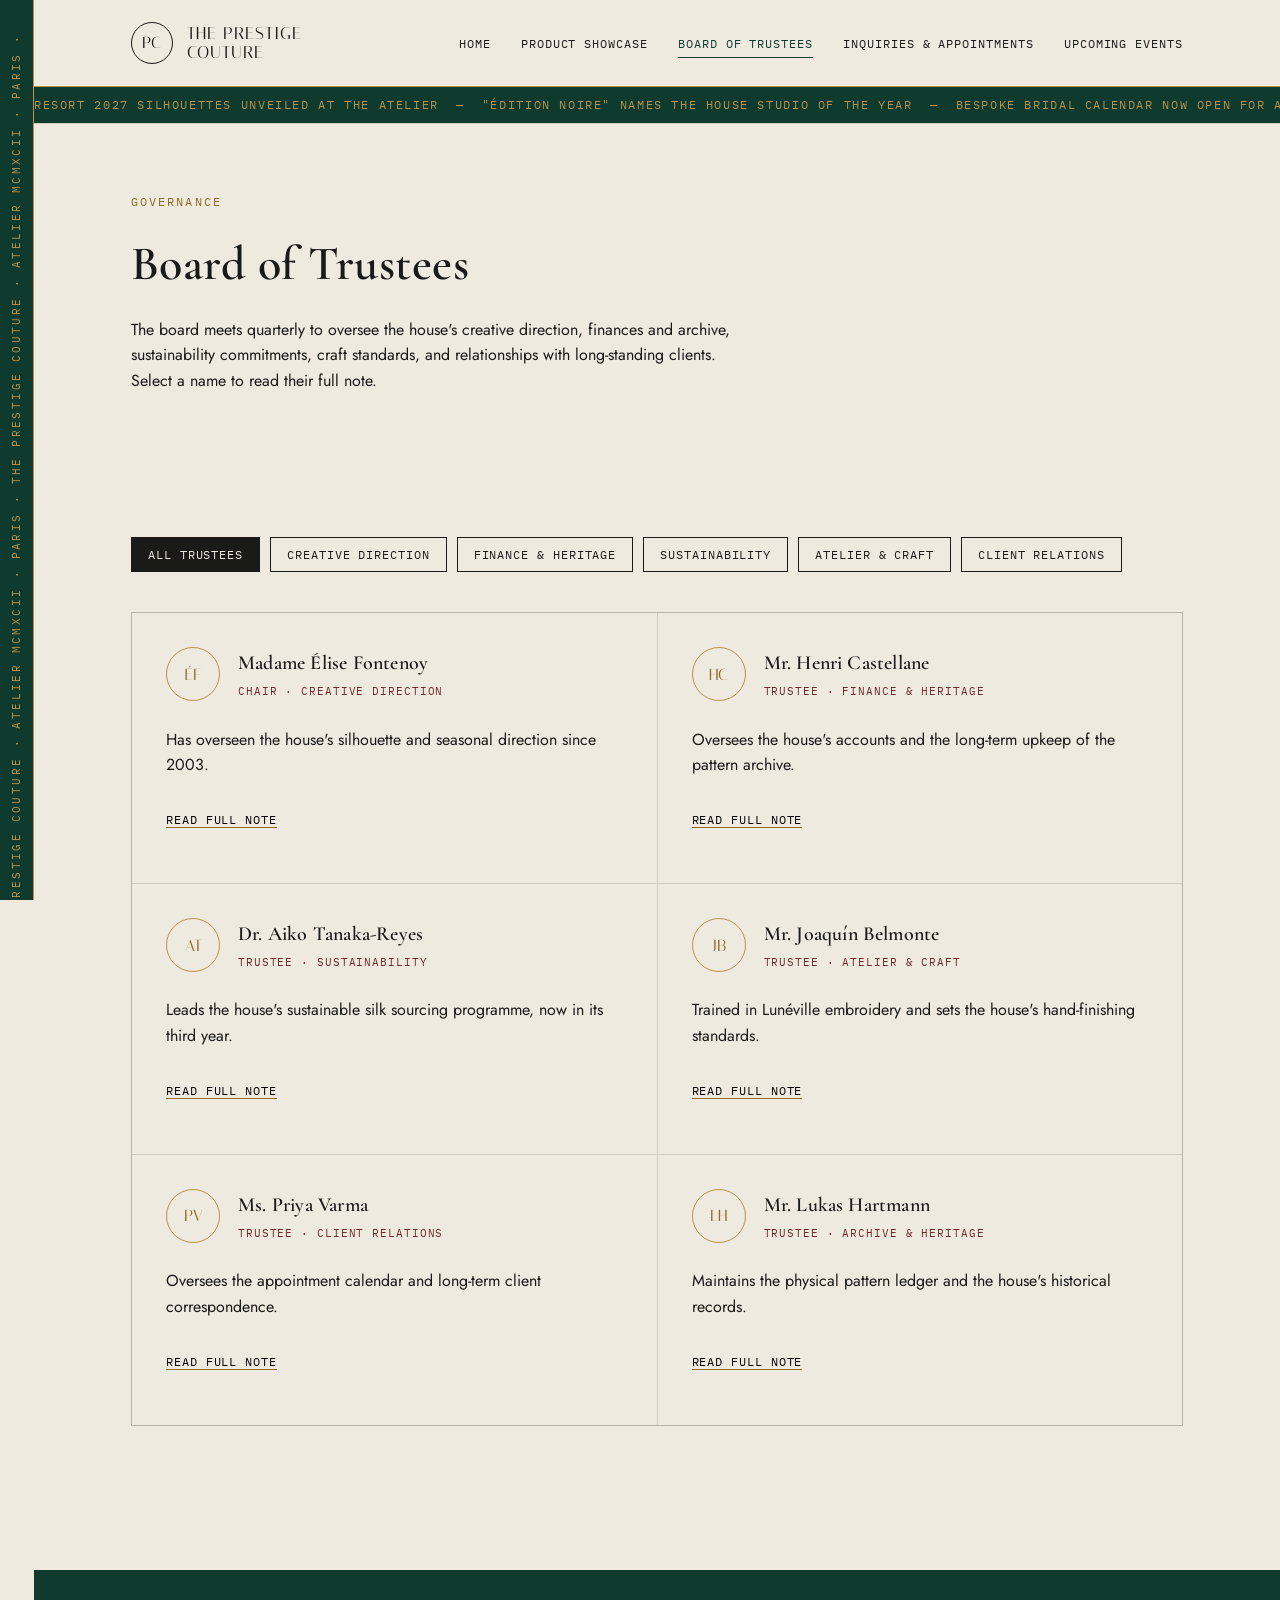
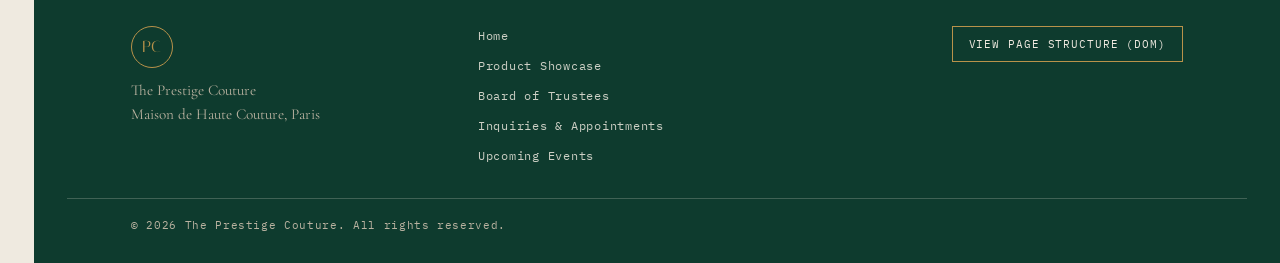
<file: trustees.html>
<!doctype html>
<html lang="en">
<head>
<meta charset="UTF-8">
<meta name="viewport" content="width=device-width, initial-scale=1">
<title>Board of Trustees — The Prestige Couture</title>
<meta name="description" content="Meet the Board of Trustees who oversee creative direction, finance and heritage, sustainability, craft, and client relations at The Prestige Couture.">
<link rel="preconnect" href="https://fonts.googleapis.com">
<link rel="preconnect" href="https://fonts.gstatic.com" crossorigin>
<link href="https://fonts.googleapis.com/css2?family=Italiana&family=Cormorant+Garamond:ital,wght@0,400;0,600;1,500&family=Jost:wght@300;400;500;600&family=IBM+Plex+Mono:wght@400;500&display=swap" rel="stylesheet">
<link rel="stylesheet" href="css/styles.css">
</head>
<body>

<a class="skip-link" href="#main">Skip to content</a>
<div class="selvage" aria-hidden="true"><span>THE PRESTIGE COUTURE&nbsp;·&nbsp;ATELIER MCMXCII&nbsp;·&nbsp;PARIS&nbsp;·&nbsp;THE PRESTIGE COUTURE&nbsp;·&nbsp;ATELIER MCMXCII&nbsp;·&nbsp;PARIS&nbsp;·&nbsp;</span></div>

<header class="site-header">
  <div class="header-inner">
    <a href="index.html" class="brand">
      <span class="brand-mark">PC</span>
      <span class="brand-name">The Prestige<br>Couture</span>
    </a>
    <nav class="main-nav" aria-label="Primary">
      <button class="nav-toggle" id="navToggle" aria-expanded="false" aria-controls="navList">
        <span></span><span></span><span></span>
        <span class="sr-only">Menu</span>
      </button>
      <ul class="nav-list" id="navList">
        <li><a href="index.html">Home</a></li>
        <li><a href="showcase.html">Product Showcase</a></li>
        <li><a href="trustees.html">Board of Trustees</a></li>
        <li><a href="inquiries.html">Inquiries &amp; Appointments</a></li>
        <li><a href="events.html">Upcoming Events</a></li>
      </ul>
    </nav>
  </div>
  <div class="press-ticker" aria-label="House press wire">
    <div class="ticker-track" id="tickerTrack">
      <span>RESORT 2027 SILHOUETTES UNVEILED AT THE ATELIER&nbsp;&nbsp;—&nbsp;&nbsp;"ÉDITION NOIRE" NAMES THE HOUSE STUDIO OF THE YEAR&nbsp;&nbsp;—&nbsp;&nbsp;BESPOKE BRIDAL CALENDAR NOW OPEN FOR AUTUMN&nbsp;&nbsp;—&nbsp;&nbsp;THE LEDGER: SUSTAINABLE SILK PROGRAMME ENTERS YEAR THREE&nbsp;&nbsp;—&nbsp;&nbsp;PRIVATE VIEWINGS BY APPOINTMENT ONLY&nbsp;&nbsp;—&nbsp;&nbsp;</span>
    </div>
  </div>
</header>

<main id="main">
  <section class="section tight">
    <p class="eyebrow">Governance</p>
    <h1 style="font-size:clamp(2rem,4vw,3rem); max-width:680px;">Board of Trustees</h1>
    <p style="max-width:600px; margin-top:14px;">The board meets quarterly to oversee the house's creative direction, finances and archive, sustainability commitments, craft standards, and relationships with long-standing clients. Select a name to read their full note.</p>
  </section>

  <section class="section tight">
    <div class="committee-filters" id="committeeFilters" role="group" aria-label="Filter by committee">
      <button class="filter-btn active" data-committee="all" type="button">All Trustees</button>
      <button class="filter-btn" data-committee="creative" type="button">Creative Direction</button>
      <button class="filter-btn" data-committee="finance" type="button">Finance &amp; Heritage</button>
      <button class="filter-btn" data-committee="sustainability" type="button">Sustainability</button>
      <button class="filter-btn" data-committee="craft" type="button">Atelier &amp; Craft</button>
      <button class="filter-btn" data-committee="client" type="button">Client Relations</button>
    </div>

    <div class="trustee-grid" id="trusteeGrid">

      <article class="trustee-card" data-committee="creative">
        <div class="trustee-top">
          <span class="trustee-mark">ÉF</span>
          <div>
            <h3 class="trustee-name">Madame Élise Fontenoy</h3>
            <p class="trustee-role">Chair · Creative Direction</p>
          </div>
        </div>
        <p style="margin-top:14px;">Has overseen the house's silhouette and seasonal direction since 2003.</p>
        <button class="bio-toggle" type="button" aria-expanded="false">Read full note</button>
        <div class="trustee-bio">
          <p>Madame Fontenoy joined as a junior pattern-cutter in 1994 and has chaired the board since 2009. She still sits in on first fittings for every bridal commission and maintains final say on any silhouette leaving the cutting room.</p>
        </div>
      </article>

      <article class="trustee-card" data-committee="finance">
        <div class="trustee-top">
          <span class="trustee-mark">HC</span>
          <div>
            <h3 class="trustee-name">Mr. Henri Castellane</h3>
            <p class="trustee-role">Trustee · Finance &amp; Heritage</p>
          </div>
        </div>
        <p style="margin-top:14px;">Oversees the house's accounts and the long-term upkeep of the pattern archive.</p>
        <button class="bio-toggle" type="button" aria-expanded="false">Read full note</button>
        <div class="trustee-bio">
          <p>Before joining the board, Mr. Castellane spent eleven years auditing independent ateliers across France. He treats the pattern archive as a financial asset in its own right and has resisted three separate proposals to digitise it without a paper backup.</p>
        </div>
      </article>

      <article class="trustee-card" data-committee="sustainability">
        <div class="trustee-top">
          <span class="trustee-mark">AT</span>
          <div>
            <h3 class="trustee-name">Dr. Aiko Tanaka-Reyes</h3>
            <p class="trustee-role">Trustee · Sustainability</p>
          </div>
        </div>
        <p style="margin-top:14px;">Leads the house's sustainable silk sourcing programme, now in its third year.</p>
        <button class="bio-toggle" type="button" aria-expanded="false">Read full note</button>
        <div class="trustee-bio">
          <p>Dr. Tanaka-Reyes holds a doctorate in textile science and previously consulted for two French silk mills on water reclamation. She joined the board specifically to build the silk programme and reports its progress to the full board every quarter.</p>
        </div>
      </article>

      <article class="trustee-card" data-committee="craft">
        <div class="trustee-top">
          <span class="trustee-mark">JB</span>
          <div>
            <h3 class="trustee-name">Mr. Joaquín Belmonte</h3>
            <p class="trustee-role">Trustee · Atelier &amp; Craft</p>
          </div>
        </div>
        <p style="margin-top:14px;">Trained in Lunéville embroidery and sets the house's hand-finishing standards.</p>
        <button class="bio-toggle" type="button" aria-expanded="false">Read full note</button>
        <div class="trustee-bio">
          <p>Mr. Belmonte trained under a Lunéville embroidery master for six years before joining the house. He now trains every new embroiderer in the workshop personally and has final approval over any new hand-finishing technique adopted by the ateliers.</p>
        </div>
      </article>

      <article class="trustee-card" data-committee="client">
        <div class="trustee-top">
          <span class="trustee-mark">PV</span>
          <div>
            <h3 class="trustee-name">Ms. Priya Varma</h3>
            <p class="trustee-role">Trustee · Client Relations</p>
          </div>
        </div>
        <p style="margin-top:14px;">Oversees the appointment calendar and long-term client correspondence.</p>
        <button class="bio-toggle" type="button" aria-expanded="false">Read full note</button>
        <div class="trustee-bio">
          <p>Ms. Varma manages the relationships behind the house's longest-standing commissions, some spanning three generations of one family. She set the current appointment structure, including the rule that a first sitting is never rushed past forty-five minutes.</p>
        </div>
      </article>

      <article class="trustee-card" data-committee="finance">
        <div class="trustee-top">
          <span class="trustee-mark">LH</span>
          <div>
            <h3 class="trustee-name">Mr. Lukas Hartmann</h3>
            <p class="trustee-role">Trustee · Archive &amp; Heritage</p>
          </div>
        </div>
        <p style="margin-top:14px;">Maintains the physical pattern ledger and the house's historical records.</p>
        <button class="bio-toggle" type="button" aria-expanded="false">Read full note</button>
        <div class="trustee-bio">
          <p>A trained archivist, Mr. Hartmann catalogued the house's first thirty years of patterns into the current ledger system. He can locate any client's original pattern, by hand, in under ten minutes — a claim the rest of the board has tested more than once.</p>
        </div>
      </article>

    </div>
  </section>
</main>

<footer class="site-footer">
  <div class="footer-inner">
    <div class="footer-brand">
      <span class="brand-mark">PC</span>
      <p>The Prestige Couture<br>Maison de Haute Couture, Paris</p>
    </div>
    <nav class="footer-nav" aria-label="Footer">
      <a href="index.html">Home</a>
      <a href="showcase.html">Product Showcase</a>
      <a href="trustees.html">Board of Trustees</a>
      <a href="inquiries.html">Inquiries &amp; Appointments</a>
      <a href="events.html">Upcoming Events</a>
    </nav>
    <div class="footer-structure">
      <button class="dom-toggle" id="domToggle" type="button">View Page Structure (DOM)</button>
    </div>
  </div>
  <div class="footer-base">
    <p>&copy; <span id="year"></span> The Prestige Couture. All rights reserved.</p>
  </div>
</footer>

<div class="dom-panel" id="domPanel" hidden>
  <div class="dom-panel-inner">
    <div class="dom-panel-head">
      <h2>Document Object Model — page structure</h2>
      <button class="dom-close" id="domClose" type="button" aria-label="Close">&times;</button>
    </div>
    <p class="dom-panel-note">Generated live by walking <code>document.body</code> in JavaScript — it reflects this page's real DOM, not a static diagram.</p>
    <pre class="dom-tree" id="domTree"></pre>
  </div>
</div>

<script src="js/script.js"></script>
<script src="js/trustees.js"></script>
</body>
</html>
</file>
<file: css/styles.css>
/* ===========================================================
   THE PRESTIGE COUTURE — shared stylesheet
   Token system
   ink     #1A1A18  near-black, primary text
   ivory   #EFEAE0  warm parchment ground
   bottle  #0E3B2E  deep bottle-green, dark sections
   gold    #B8924A  antique gold, accents / hairlines
   gold-dk #8C6B23  darker gold, accessible on ivory
   oxblood #6E2A2A  muted red, tags / availability
   stone   #B9B2A0  secondary text / dividers
   =========================================================== */

:root{
  --ink:#1A1A18;
  --ivory:#EFEAE0;
  --ivory-soft:#F6F2EA;
  --bottle:#0E3B2E;
  --bottle-dk:#0A2B21;
  --gold:#B8924A;
  --gold-dk:#8C6B23;
  --oxblood:#6E2A2A;
  --stone:#B9B2A0;
  --line: rgba(26,26,24,0.14);
  --line-on-dark: rgba(239,234,224,0.22);

  --display: "Italiana", "Times New Roman", serif;
  --serif: "Cormorant Garamond", Georgia, serif;
  --sans: "Jost", "Helvetica Neue", Arial, sans-serif;
  --mono: "IBM Plex Mono", "Courier New", monospace;

  --max: 1180px;
  --gutter: clamp(20px, 5vw, 64px);
  --selvage-w: 34px;
}

*{ box-sizing:border-box; }
html{ scroll-behavior:smooth; }
body{
  margin:0;
  background:var(--ivory);
  color:var(--ink);
  font-family:var(--sans);
  font-weight:400;
  line-height:1.6;
  -webkit-font-smoothing:antialiased;
  padding-left:var(--selvage-w);
}
img,svg{ max-width:100%; display:block; }
a{ color:inherit; text-decoration:none; }
h1,h2,h3,h4{ margin:0; font-family:var(--serif); font-weight:600; letter-spacing:0.01em; }
p{ margin:0 0 1em; }
ul{ margin:0; padding:0; list-style:none; }
button{ font-family:var(--sans); cursor:pointer; }
.sr-only{
  position:absolute; width:1px; height:1px; overflow:hidden;
  clip:rect(0,0,0,0); white-space:nowrap;
}
.skip-link{
  position:absolute; left:-999px; top:0; background:var(--bottle); color:var(--ivory);
  padding:10px 16px; z-index:999; font-family:var(--mono); font-size:0.8rem;
}
.skip-link:focus{ left:var(--selvage-w); }

:focus-visible{
  outline:2px solid var(--gold-dk);
  outline-offset:3px;
}

/* ---------- selvage signature strip ---------- */
.selvage{
  position:fixed; top:0; left:0; bottom:0; width:var(--selvage-w);
  background:var(--bottle); border-right:1px solid var(--gold);
  z-index:60; overflow:hidden;
}
.selvage span{
  position:absolute; top:0; left:50%;
  transform:translateX(-50%) rotate(180deg);
  writing-mode:vertical-rl;
  white-space:nowrap;
  font-family:var(--mono);
  font-size:0.68rem;
  letter-spacing:0.22em;
  color:var(--gold);
  padding:24px 0;
}
@media (max-width:720px){
  :root{ --selvage-w:16px; }
  .selvage span{ font-size:0.55rem; letter-spacing:0.16em; }
}

/* ---------- eyebrow / labels ---------- */
.eyebrow{
  display:inline-block;
  font-family:var(--mono);
  font-size:0.72rem;
  letter-spacing:0.18em;
  text-transform:uppercase;
  color:var(--gold-dk);
  margin-bottom:14px;
}
.eyebrow.on-dark{ color:var(--gold); }

/* ---------- buttons ---------- */
.btn{
  display:inline-flex; align-items:center; gap:8px;
  font-family:var(--mono); font-size:0.78rem; letter-spacing:0.1em; text-transform:uppercase;
  padding:14px 26px; border:1px solid var(--ink); background:transparent; color:var(--ink);
  transition:background .25s ease, color .25s ease, border-color .25s ease;
}
.btn:hover{ background:var(--ink); color:var(--ivory); }
.btn-primary{ background:var(--bottle); border-color:var(--bottle); color:var(--ivory); }
.btn-primary:hover{ background:var(--gold-dk); border-color:var(--gold-dk); color:var(--ink); }
.btn-on-dark{ border-color:var(--gold); color:var(--ivory); }
.btn-on-dark:hover{ background:var(--gold); color:var(--bottle-dk); }
.btn[disabled]{ opacity:0.4; cursor:not-allowed; }
.cta-row{ display:flex; gap:16px; flex-wrap:wrap; margin-top:28px; }

/* ---------- header ---------- */
.site-header{ background:var(--ivory); border-bottom:1px solid var(--line); position:relative; }
.header-inner{
  max-width:var(--max); margin:0 auto; padding:22px var(--gutter);
  display:flex; align-items:center; justify-content:space-between; gap:24px;
}
.brand{ display:flex; align-items:center; gap:14px; }
.brand-mark{
  width:42px; height:42px; border:1px solid var(--ink); border-radius:50%;
  display:flex; align-items:center; justify-content:center;
  font-family:var(--display); font-size:1rem; letter-spacing:0.05em;
  flex-shrink:0;
}
.brand-name{
  font-family:var(--display); font-size:1.05rem; letter-spacing:0.06em;
  line-height:1.15; text-transform:uppercase;
}

.main-nav{ display:flex; align-items:center; }
.nav-toggle{
  display:none; flex-direction:column; gap:5px; background:none; border:none; padding:6px;
}
.nav-toggle span{ width:24px; height:1px; background:var(--ink); display:block; }
.nav-list{ display:flex; gap:30px; }
.nav-list a{
  font-family:var(--mono); font-size:0.74rem; letter-spacing:0.08em; text-transform:uppercase;
  padding-bottom:6px; border-bottom:1px solid transparent; position:relative;
  transition:border-color .2s ease, color .2s ease;
}
.nav-list a:hover{ border-bottom-color:var(--gold-dk); }
.nav-list a.active{ color:var(--bottle); border-bottom-color:var(--bottle); }

@media (max-width:880px){
  .nav-toggle{ display:flex; }
  .nav-list{
    position:absolute; top:100%; left:0; right:0; flex-direction:column; gap:0;
    background:var(--ivory-soft); border-top:1px solid var(--line); border-bottom:1px solid var(--line);
    max-height:0; overflow:hidden; transition:max-height .3s ease;
  }
  .nav-list.open{ max-height:400px; }
  .nav-list li{ border-bottom:1px solid var(--line); }
  .nav-list a{ display:block; padding:16px var(--gutter); border-bottom:none; }
}

/* ---------- press ticker / marquee ---------- */
.press-ticker{
  background:var(--bottle); border-top:1px solid var(--gold);
  overflow:hidden; white-space:nowrap; position:relative;
}
.ticker-track{
  display:inline-flex; will-change:transform;
  animation:ticker 38s linear infinite;
}
.ticker-track span{
  display:inline-block; padding:9px 0;
  font-family:var(--mono); font-size:0.72rem; letter-spacing:0.14em; text-transform:uppercase;
  color:var(--gold);
}
.press-ticker:hover .ticker-track,
.press-ticker:focus-within .ticker-track{ animation-play-state:paused; }
@keyframes ticker{
  from{ transform:translateX(0); }
  to{ transform:translateX(-50%); }
}
@media (prefers-reduced-motion:reduce){
  .ticker-track{ animation:none; overflow-x:auto; }
}

/* ---------- layout helpers ---------- */
.section{ max-width:var(--max); margin:0 auto; padding:88px var(--gutter); }
.section.tight{ padding:64px var(--gutter); }
.section-head{ max-width:640px; margin-bottom:48px; }
.section-head h2{ font-size:clamp(1.8rem, 3vw, 2.6rem); }
.on-dark{ background:var(--bottle); color:var(--ivory); }
.on-dark h2, .on-dark h3, .on-dark h1{ color:var(--ivory); }
.hr-gold{ border:none; border-top:1px solid var(--gold); margin:0; }

/* ---------- hero ---------- */
.hero{ background:var(--ivory); }
.hero-inner{
  max-width:var(--max); margin:0 auto; padding:96px var(--gutter) 80px;
  display:grid; grid-template-columns:1.1fr 0.9fr; gap:56px; align-items:center;
}
.hero h1{
  font-family:var(--display); text-transform:uppercase;
  font-size:clamp(2.4rem, 5.4vw, 4.6rem); line-height:1.05; letter-spacing:0.01em;
}
.hero p.lede{ font-family:var(--serif); font-size:1.25rem; color:#3c3c38; max-width:480px; margin-top:18px; }
.hero-visual{ position:relative; }
.hero-visual svg{ width:100%; height:auto; }
@media (max-width:880px){
  .hero-inner{ grid-template-columns:1fr; padding-top:56px; }
  .hero-visual{ order:-1; max-width:280px; margin:0 auto; }
}

/* ---------- line-art figure styling (shared svg illustrations) ---------- */
.line-art{ stroke:var(--ink); stroke-width:1; fill:none; }
.line-art.gold{ stroke:var(--gold-dk); }

/* ---------- philosophy / two col ---------- */
.philosophy{ display:grid; grid-template-columns:0.9fr 1.1fr; gap:64px; align-items:start; }
.philosophy figure{ border:1px solid var(--line); padding:24px; }
@media (max-width:880px){ .philosophy{ grid-template-columns:1fr; } }

/* ---------- collection / garment cards ---------- */
.collection-grid, .garment-grid{
  display:grid; grid-template-columns:repeat(3, 1fr); gap:1px;
  background:var(--line); border:1px solid var(--line);
}
.collection-card, .garment-card{
  background:var(--ivory); padding:32px 26px; display:flex; flex-direction:column; gap:14px;
}
.collection-card figure, .garment-card figure{
  border:1px solid var(--line); padding:18px; background:var(--ivory-soft);
}
.collection-card h3, .garment-card h3{ font-size:1.2rem; }
.collection-card a{ font-family:var(--mono); font-size:0.74rem; letter-spacing:0.1em; text-transform:uppercase; border-bottom:1px solid var(--gold-dk); align-self:flex-start; }
@media (max-width:880px){ .collection-grid, .garment-grid{ grid-template-columns:1fr; } }
@media (min-width:881px) and (max-width:1100px){ .collection-grid, .garment-grid{ grid-template-columns:repeat(2,1fr); } }

.price-tag{ font-family:var(--mono); font-size:0.78rem; color:var(--oxblood); letter-spacing:0.04em; }
.tag-row{ display:flex; gap:8px; flex-wrap:wrap; }
.tag{
  font-family:var(--mono); font-size:0.65rem; letter-spacing:0.08em; text-transform:uppercase;
  border:1px solid var(--stone); padding:4px 9px; color:#5b5650;
}

/* ---------- showcase filters ---------- */
.filter-row{ display:flex; gap:10px; flex-wrap:wrap; margin-bottom:40px; }
.filter-btn{
  font-family:var(--mono); font-size:0.72rem; letter-spacing:0.08em; text-transform:uppercase;
  padding:9px 16px; border:1px solid var(--ink); background:transparent; color:var(--ink);
}
.filter-btn.active{ background:var(--ink); color:var(--ivory); }
.garment-card[hidden]{ display:none; }
.view-btn{
  font-family:var(--mono); font-size:0.72rem; letter-spacing:0.08em; text-transform:uppercase;
  background:none; border:none; border-bottom:1px solid var(--gold-dk); padding:0; align-self:flex-start;
}

/* ---------- modal / lightbox ---------- */
.modal-overlay{
  position:fixed; inset:0; background:rgba(14,20,18,0.72); display:flex; align-items:center;
  justify-content:center; padding:24px; z-index:200;
}
.modal-overlay[hidden]{ display:none; }
.modal{
  background:var(--ivory); max-width:560px; width:100%; padding:40px; position:relative;
  border-top:3px solid var(--gold);
}
.modal-close{
  position:absolute; top:14px; right:14px; background:none; border:none; font-size:1.6rem;
  line-height:1; color:var(--ink);
}
.modal h3{ font-size:1.5rem; margin-bottom:6px; }
.modal dl{ display:grid; grid-template-columns:auto 1fr; gap:6px 16px; margin-top:18px; font-size:0.92rem; }
.modal dt{ font-family:var(--mono); font-size:0.68rem; letter-spacing:0.08em; text-transform:uppercase; color:var(--gold-dk); align-self:start; }
.modal dd{ margin:0; }

/* ---------- trustees ---------- */
.committee-filters{ display:flex; gap:10px; flex-wrap:wrap; margin-bottom:40px; }
.trustee-grid{ display:grid; grid-template-columns:repeat(2, 1fr); gap:1px; background:var(--line); border:1px solid var(--line); }
.trustee-card{ background:var(--ivory); padding:34px; }
.trustee-card[hidden]{ display:none; }
.trustee-top{ display:flex; gap:18px; align-items:flex-start; }
.trustee-mark{
  width:54px; height:54px; border-radius:50%; border:1px solid var(--gold); flex-shrink:0;
  display:flex; align-items:center; justify-content:center; font-family:var(--display); color:var(--gold-dk);
}
.trustee-name{ font-size:1.25rem; }
.trustee-role{ font-family:var(--mono); font-size:0.7rem; letter-spacing:0.08em; text-transform:uppercase; color:var(--oxblood); margin-top:4px; }
.trustee-bio{ margin-top:18px; max-height:0; overflow:hidden; transition:max-height .35s ease; }
.trustee-card.expanded .trustee-bio{ max-height:400px; }
.bio-toggle{
  margin-top:18px; background:none; border:none; padding:0; font-family:var(--mono);
  font-size:0.72rem; letter-spacing:0.08em; text-transform:uppercase; border-bottom:1px solid var(--gold-dk);
}
@media (max-width:880px){ .trustee-grid{ grid-template-columns:1fr; } }

/* ---------- inquiries / forms ---------- */
.inquiry-layout{ display:grid; grid-template-columns:0.85fr 1.15fr; gap:60px; align-items:start; }
@media (max-width:920px){ .inquiry-layout{ grid-template-columns:1fr; } }
.info-card{ border:1px solid var(--line); padding:30px; }
.info-card h3{ font-size:1.1rem; margin-bottom:14px; }
.info-card .hours{ font-family:var(--mono); font-size:0.82rem; display:flex; justify-content:space-between; padding:6px 0; border-bottom:1px solid var(--line); }
.form-card{ border:1px solid var(--line); padding:36px; background:var(--ivory-soft); }
.form-row{ display:grid; grid-template-columns:1fr 1fr; gap:20px; }
@media (max-width:560px){ .form-row{ grid-template-columns:1fr; } }
.field{ margin-bottom:22px; }
.field label{ display:block; font-family:var(--mono); font-size:0.7rem; letter-spacing:0.08em; text-transform:uppercase; margin-bottom:8px; }
.field input, .field select, .field textarea{
  width:100%; font-family:var(--sans); font-size:0.95rem; padding:12px 14px;
  border:1px solid var(--ink); background:var(--ivory); color:var(--ink);
}
.field textarea{ resize:vertical; min-height:110px; }
.field input:invalid:not(:placeholder-shown){ border-color:var(--oxblood); }
.field-meta{ display:flex; justify-content:space-between; font-family:var(--mono); font-size:0.68rem; margin-top:6px; color:#6b6660; }
.error-text{ display:block; color:var(--oxblood); font-size:0.78rem; margin-top:6px; font-family:var(--mono); }
.error-text:empty{ display:none; }
.availability-note{ font-family:var(--mono); font-size:0.78rem; color:var(--gold-dk); margin-top:-8px; margin-bottom:18px; }
.confirmation-panel{
  margin-top:28px; border:1px solid var(--bottle); padding:26px; background:var(--ivory);
}
.confirmation-panel[hidden]{ display:none; }
.confirmation-panel h3{ color:var(--bottle); }
.confirmation-panel dl{ display:grid; grid-template-columns:auto 1fr; gap:6px 16px; font-size:0.88rem; margin-top:14px; }
.confirmation-panel dt{ font-family:var(--mono); font-size:0.68rem; text-transform:uppercase; color:var(--gold-dk); }

/* ---------- events / timeline ---------- */
.event-filters{ display:flex; gap:10px; flex-wrap:wrap; margin-bottom:44px; }
.timeline{ border-left:1px solid var(--gold); padding-left:36px; display:flex; flex-direction:column; gap:46px; }
.event-card{ position:relative; }
.event-card[hidden]{ display:none; }
.event-card::before{
  content:""; position:absolute; left:-41px; top:6px; width:9px; height:9px; border-radius:50%;
  background:var(--bottle); border:2px solid var(--gold);
}
.event-date{ font-family:var(--mono); font-size:0.74rem; letter-spacing:0.08em; text-transform:uppercase; color:var(--oxblood); }
.event-card h3{ font-size:1.4rem; margin-top:6px; }
.event-meta{ font-family:var(--mono); font-size:0.78rem; color:#5b5650; margin-top:4px; }
.countdown{ display:flex; gap:18px; margin-top:16px; font-family:var(--mono); }
.countdown div{ text-align:center; }
.countdown span{ display:block; font-size:1.4rem; color:var(--bottle); }
.countdown small{ font-size:0.62rem; letter-spacing:0.1em; text-transform:uppercase; color:#6b6660; }
.event-actions{ margin-top:18px; display:flex; gap:14px; flex-wrap:wrap; }

/* ---------- DOM structure panel ---------- */
.dom-toggle{
  background:none; border:1px solid var(--gold); color:var(--ivory); font-family:var(--mono);
  font-size:0.7rem; letter-spacing:0.08em; text-transform:uppercase; padding:10px 16px;
}
.dom-toggle:hover{ background:var(--gold); color:var(--bottle-dk); }
.dom-panel{
  position:fixed; inset:0; background:rgba(14,20,18,0.78); z-index:300; display:flex;
  align-items:center; justify-content:center; padding:24px;
}
.dom-panel[hidden]{ display:none; }
.dom-panel-inner{
  background:var(--ivory-soft); max-width:640px; width:100%; max-height:80vh; overflow:auto;
  padding:32px; border-top:3px solid var(--gold);
}
.dom-panel-head{ display:flex; justify-content:space-between; align-items:flex-start; gap:16px; }
.dom-panel-head h2{ font-size:1.3rem; }
.dom-close{ background:none; border:none; font-size:1.6rem; line-height:1; }
.dom-panel-note{ font-family:var(--mono); font-size:0.76rem; color:#5b5650; margin:14px 0 18px; }
.dom-panel-note code{ background:var(--line); padding:1px 5px; }
.dom-tree{
  font-family:var(--mono); font-size:0.78rem; line-height:1.65; white-space:pre; overflow-x:auto;
  margin:0; color:var(--ink);
}

/* ---------- quote carousel (home) ---------- */
figcaption{ margin-top:14px; }
.quote-carousel{ max-width:760px; }
.quote{
  font-family:var(--serif); font-style:italic; font-size:clamp(1.3rem, 2.4vw, 1.9rem);
  margin:0 0 18px; line-height:1.4; color:var(--ivory);
}
.quote-source{ font-family:var(--mono); font-size:0.78rem; color:var(--gold); letter-spacing:0.04em; }
.quote-controls{ display:flex; gap:14px; margin-top:28px; }

/* ---------- footer ---------- */
.site-footer{ background:var(--bottle); color:var(--ivory); margin-top:80px; }
.footer-inner{
  max-width:var(--max); margin:0 auto; padding:56px var(--gutter) 32px;
  display:grid; grid-template-columns:1.2fr 1.6fr 1fr; gap:40px;
}
.footer-brand p{ font-family:var(--serif); font-size:0.95rem; color:var(--stone); margin-top:10px; }
.footer-brand .brand-mark{ border-color:var(--gold); color:var(--gold); }
.footer-nav{ display:flex; flex-direction:column; gap:10px; }
.footer-nav a{ font-family:var(--mono); font-size:0.78rem; letter-spacing:0.06em; color:var(--ivory); opacity:0.85; }
.footer-nav a:hover{ opacity:1; color:var(--gold); }
.footer-structure{ display:flex; align-items:flex-start; justify-content:flex-end; }
@media (max-width:780px){
  .footer-inner{ grid-template-columns:1fr; }
  .footer-structure{ justify-content:flex-start; }
}
.footer-base{
  border-top:1px solid var(--line-on-dark); padding:18px var(--gutter);
  font-family:var(--mono); font-size:0.68rem; letter-spacing:0.06em; color:var(--stone);
  max-width:var(--max); margin:0 auto;
}

/* ---------- reveal-on-scroll utility (used by home.js) ---------- */
.reveal{ opacity:0; transform:translateY(18px); transition:opacity .7s ease, transform .7s ease; }
.reveal.in{ opacity:1; transform:none; }
@media (prefers-reduced-motion:reduce){
  .reveal{ opacity:1; transform:none; transition:none; }
  html{ scroll-behavior:auto; }
}
        <div class="tag-row"><span class="tag">Accessories</span></div>
        <h3>Selvage Clutch</h3>
        <p class="price-tag">Price on request</p>
        <button class="view-btn" type="button" data-id="selvage-clutch">View Details</button>
      </article>

      <article class="garment-card" data-category="accessories" data-id="pattern-pin-brooch">
        <figure><svg viewBox="0 0 140 180" aria-hidden="true"><circle class="line-art gold" cx="70" cy="90" r="26"/><circle class="line-art" cx="70" cy="90" r="10"/></svg></figure>
        <div class="tag-row"><span class="tag">Accessories</span></div>
        <h3>Pattern-Pin Brooch</h3>
        <p class="price-tag">Price on request</p>
        <button class="view-btn" type="button" data-id="pattern-pin-brooch">View Details</button>
      </article>

      <article class="garment-card" data-category="accessories" data-id="atelier-scarf">
        <figure><svg viewBox="0 0 140 180" aria-hidden="true"><rect class="line-art" x="30" y="76" width="80" height="28"/><path class="line-art gold" d="M30 90 h80" stroke-dasharray="2 4"/></svg></figure>
        <div class="tag-row"><span class="tag">Accessories</span></div>
        <h3>Atelier Scarf, No. 12</h3>
        <p class="price-tag">Price on request</p>
        <button class="view-btn" type="button" data-id="atelier-scarf">View Details</button>
      </article>

    </div>
    <p id="emptyState" hidden style="font-family:var(--mono); font-size:0.85rem; margin-top:30px;">No pieces in this category yet — check back, or browse another filter.</p>
  </section>
</main>

<div class="modal-overlay" id="modalOverlay" hidden>
  <div class="modal" role="dialog" aria-modal="true" aria-labelledby="modalTitle">
    <button class="modal-close" id="modalClose" type="button" aria-label="Close details">&times;</button>
    <p class="eyebrow" id="modalCategory"></p>
    <h3 id="modalTitle"></h3>
    <dl>
      <dt>Fabric</dt><dd id="modalFabric"></dd>
      <dt>Silhouette</dt><dd id="modalSilhouette"></dd>
      <dt>Lead time</dt><dd id="modalLeadTime"></dd>
      <dt>Notes</dt><dd id="modalNotes"></dd>
    </dl>
    <a class="btn btn-primary" style="margin-top:24px;" href="inquiries.html">Request an Appointment</a>
  </div>
</div>

<footer class="site-footer">
  <div class="footer-inner">
    <div class="footer-brand">
      <span class="brand-mark">PC</span>
      <p>The Prestige Couture<br>Maison de Haute Couture, Paris</p>
    </div>
    <nav class="footer-nav" aria-label="Footer">
      <a href="index.html">Home</a>
      <a href="showcase.html">Product Showcase</a>
      <a href="trustees.html">Board of Trustees</a>
      <a href="inquiries.html">Inquiries &amp; Appointments</a>
      <a href="events.html">Upcoming Events</a>
    </nav>
    <div class="footer-structure">
      <button class="dom-toggle" id="domToggle" type="button">View Page Structure (DOM)</button>
    </div>
  </div>
  <div class="footer-base">
    <p>&copy; <span id="year"></span> The Prestige Couture. All rights reserved.</p>
  </div>
</footer>

<div class="dom-panel" id="domPanel" hidden>
  <div class="dom-panel-inner">
    <div class="dom-panel-head">
      <h2>Document Object Model — page structure</h2>
      <button class="dom-close" id="domClose" type="button" aria-label="Close">&times;</button>
    </div>
    <p class="dom-panel-note">Generated live by walking <code>document.body</code> in JavaScript — it reflects this page's real DOM, not a static diagram.</p>
    <pre class="dom-tree" id="domTree"></pre>
  </div>
</div>

<script src="js/script.js"></script>
<script src="js/showcase.js"></script>
</body>
</html>
</file>
